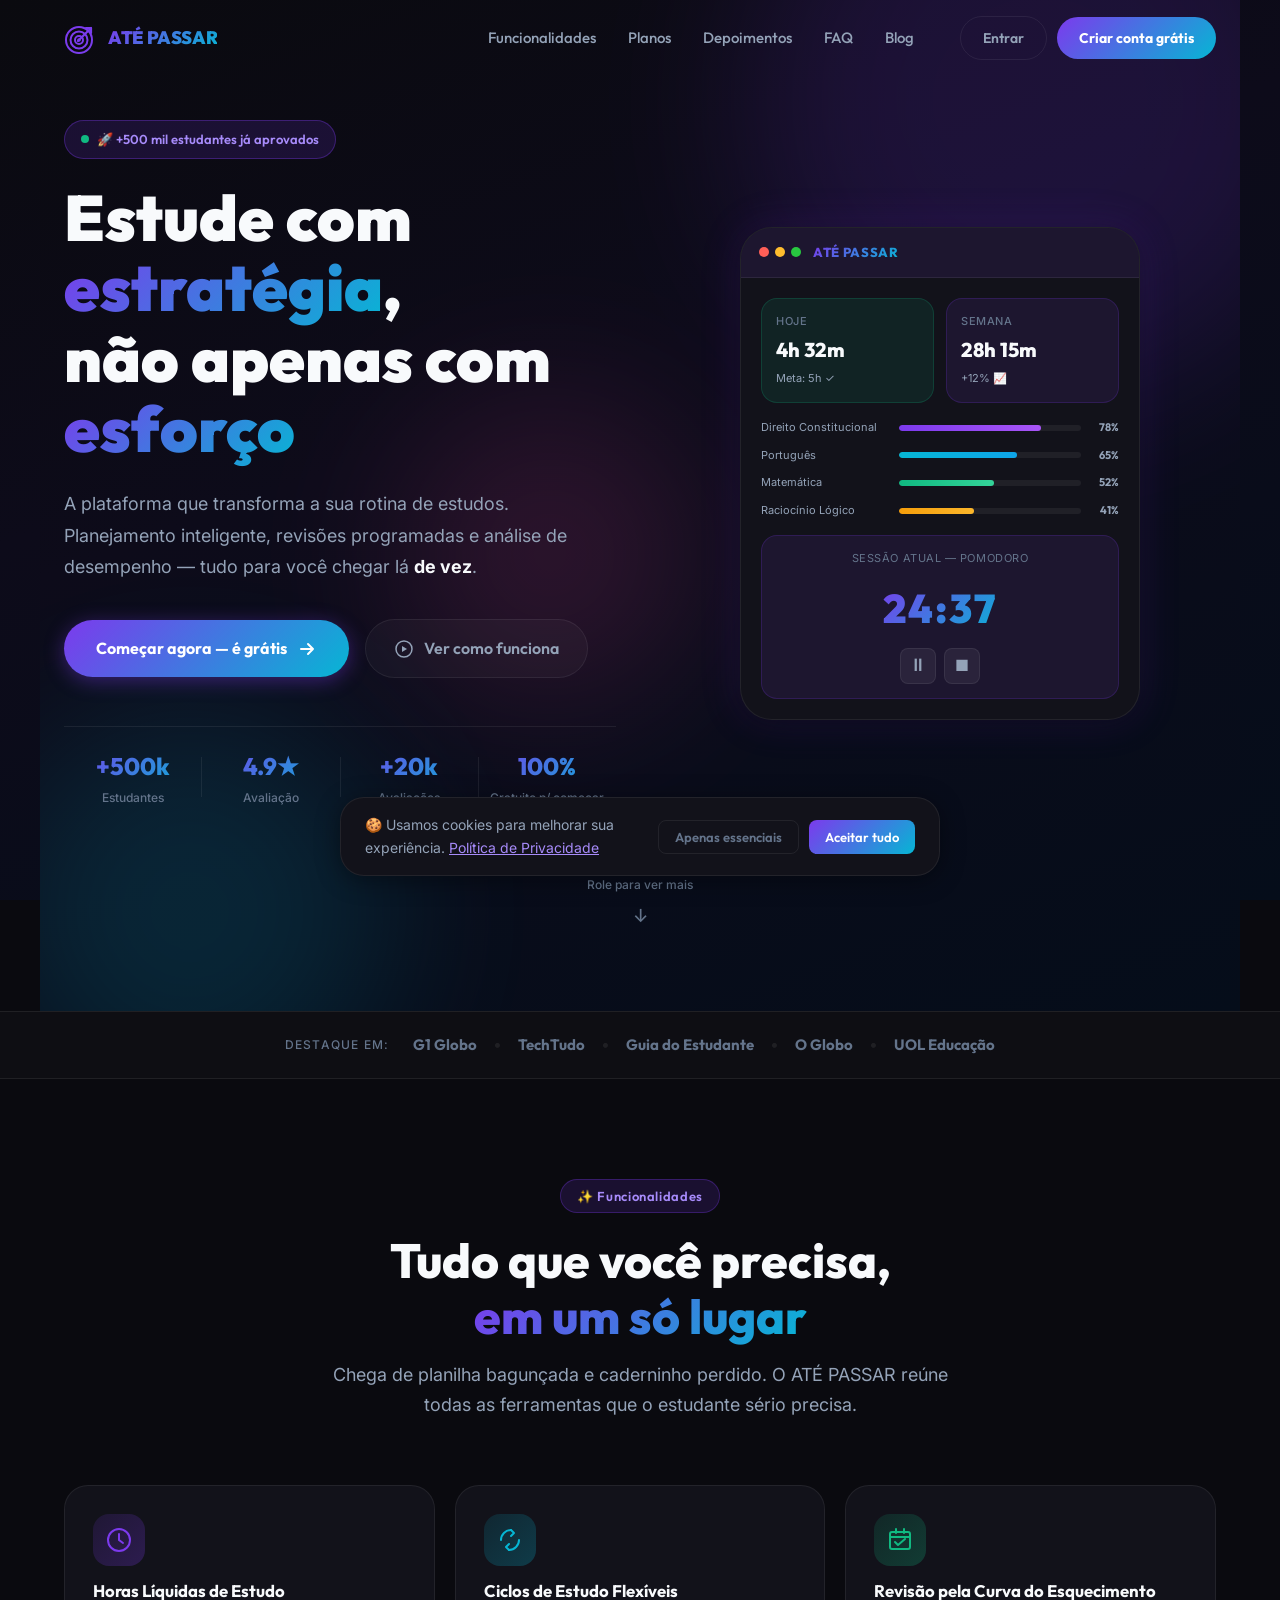
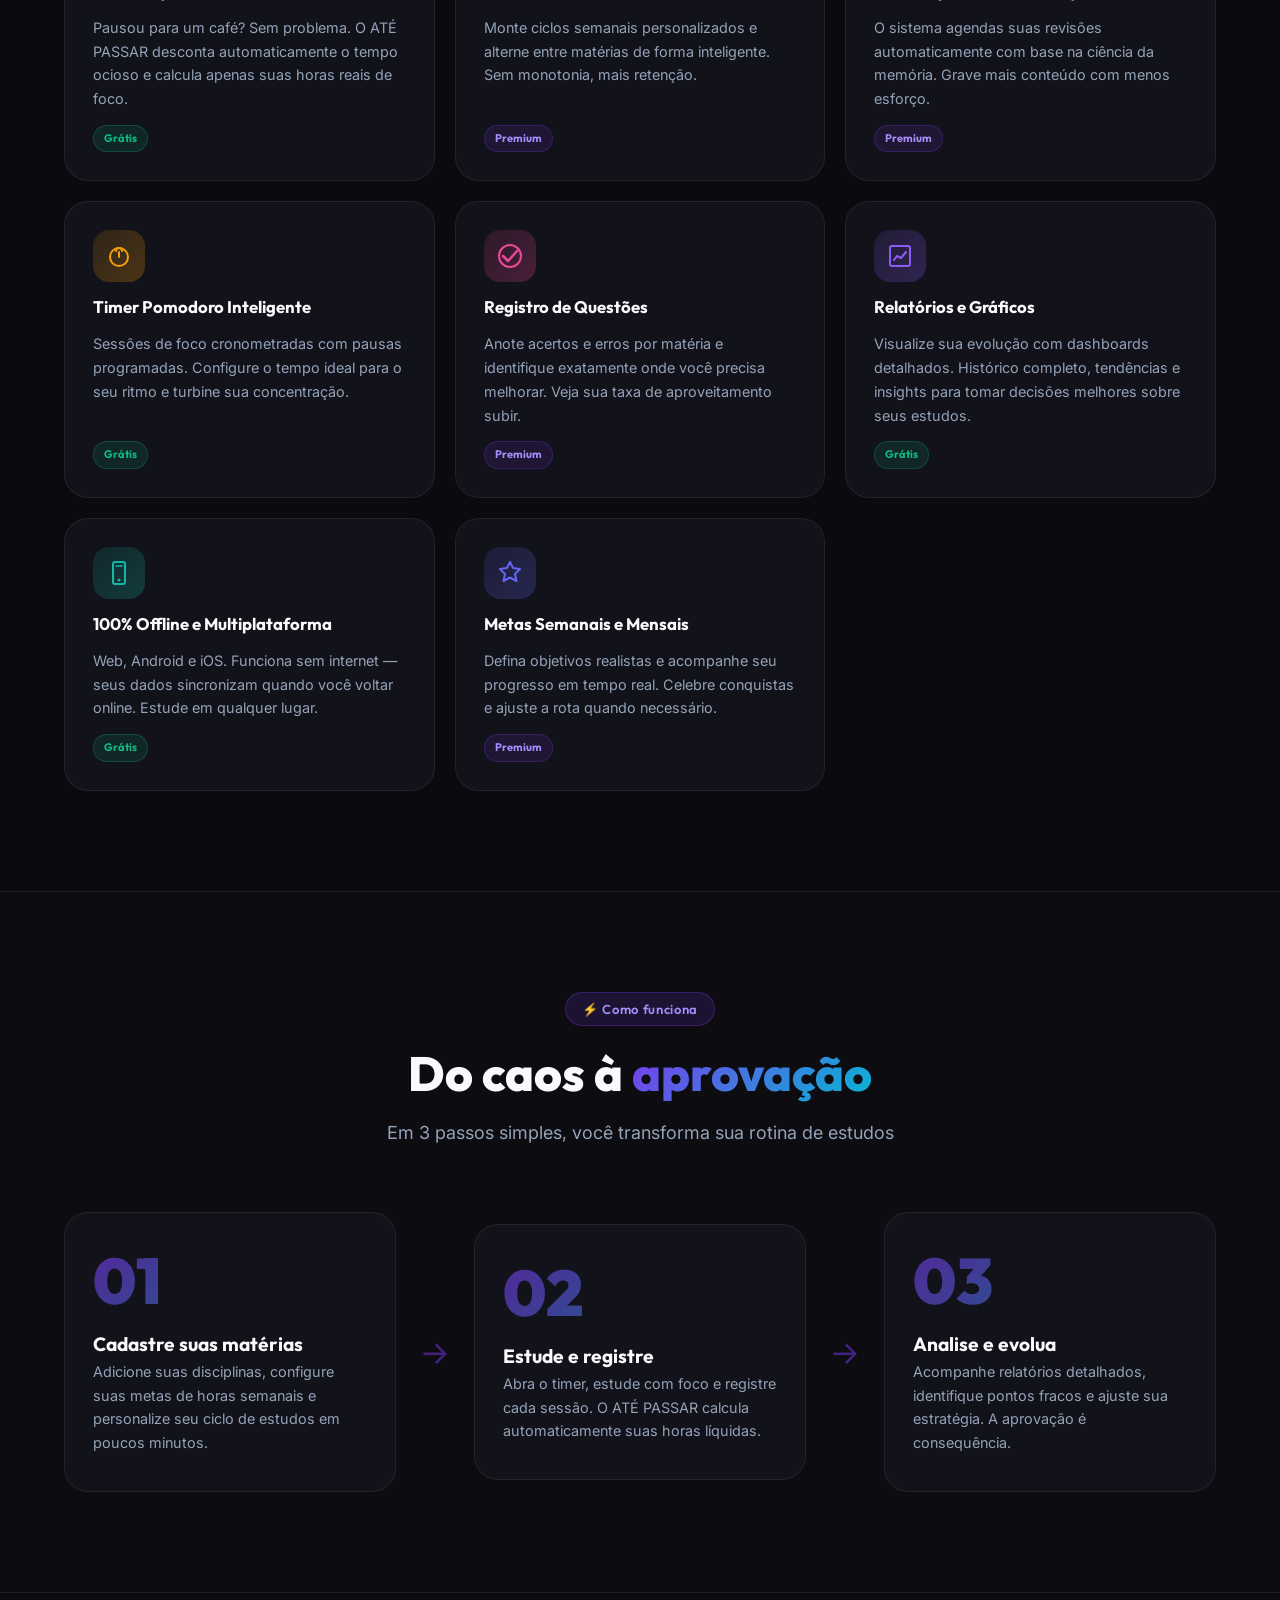
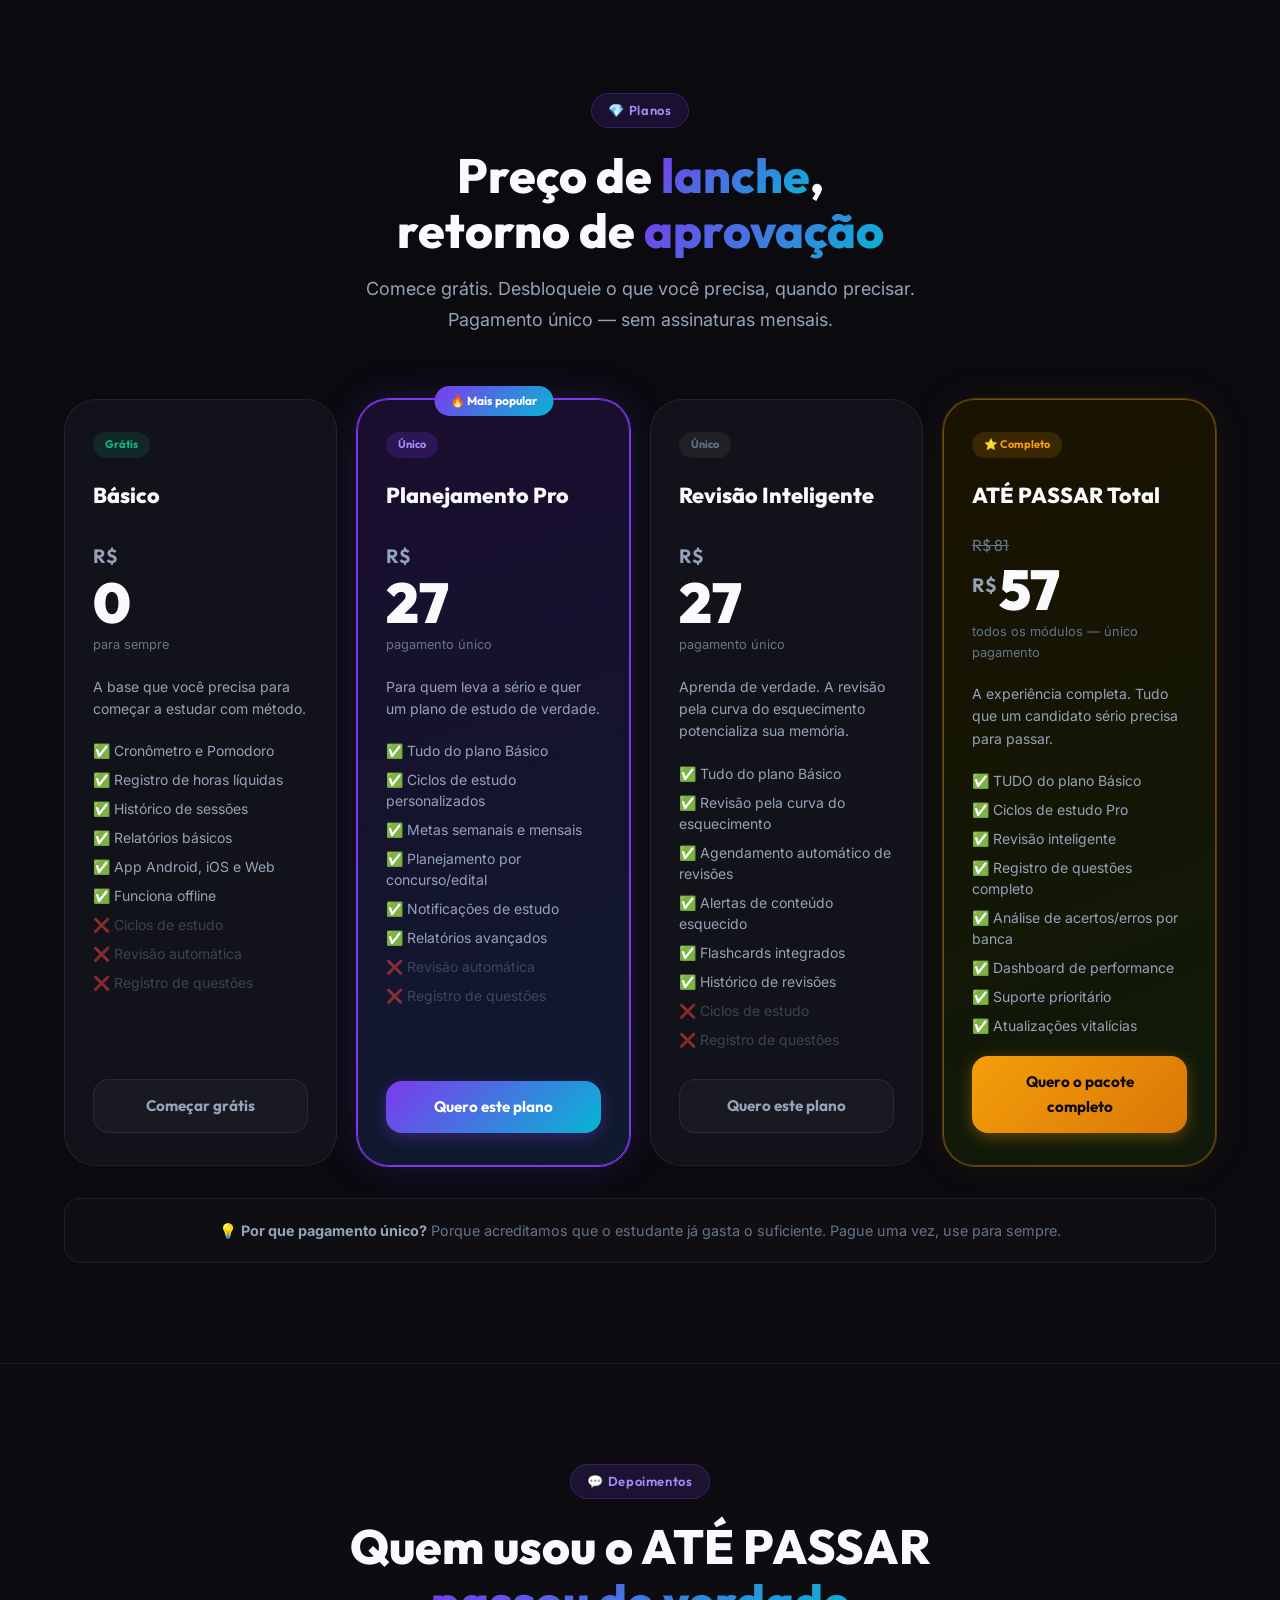
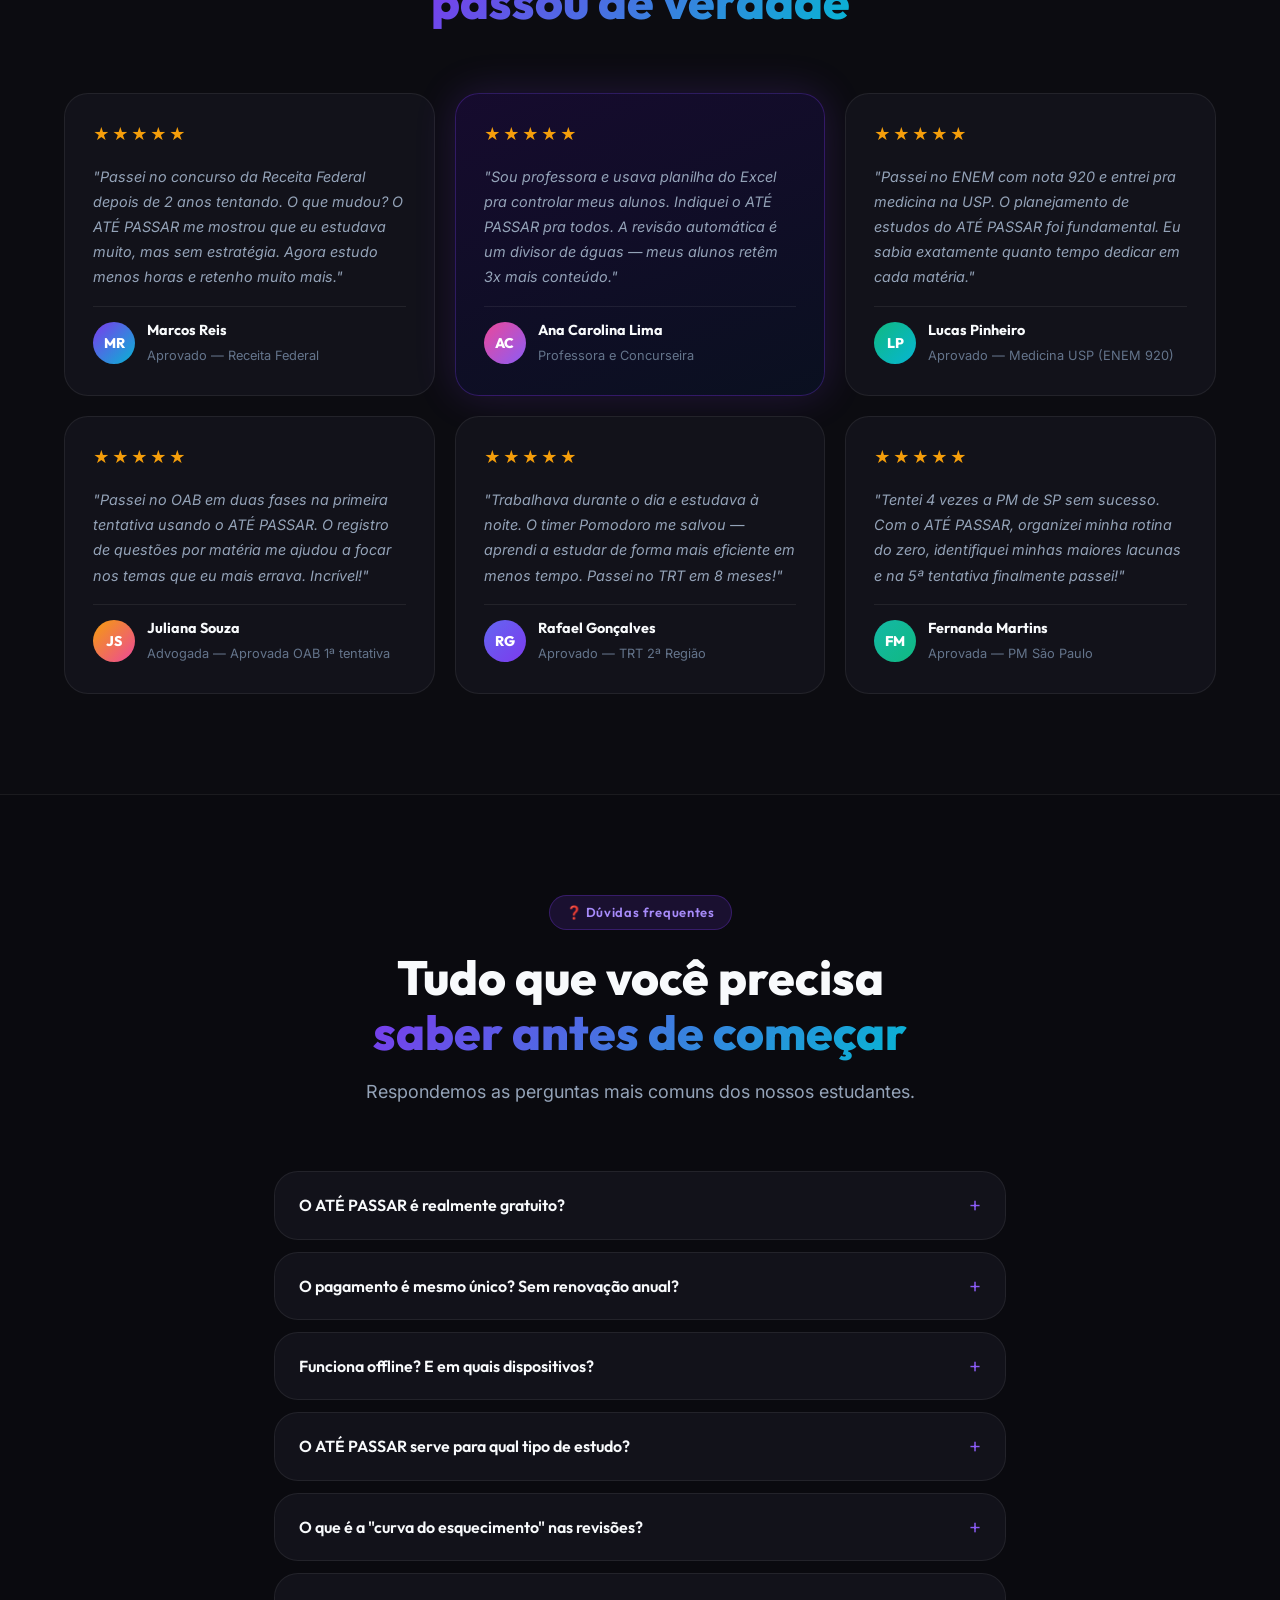
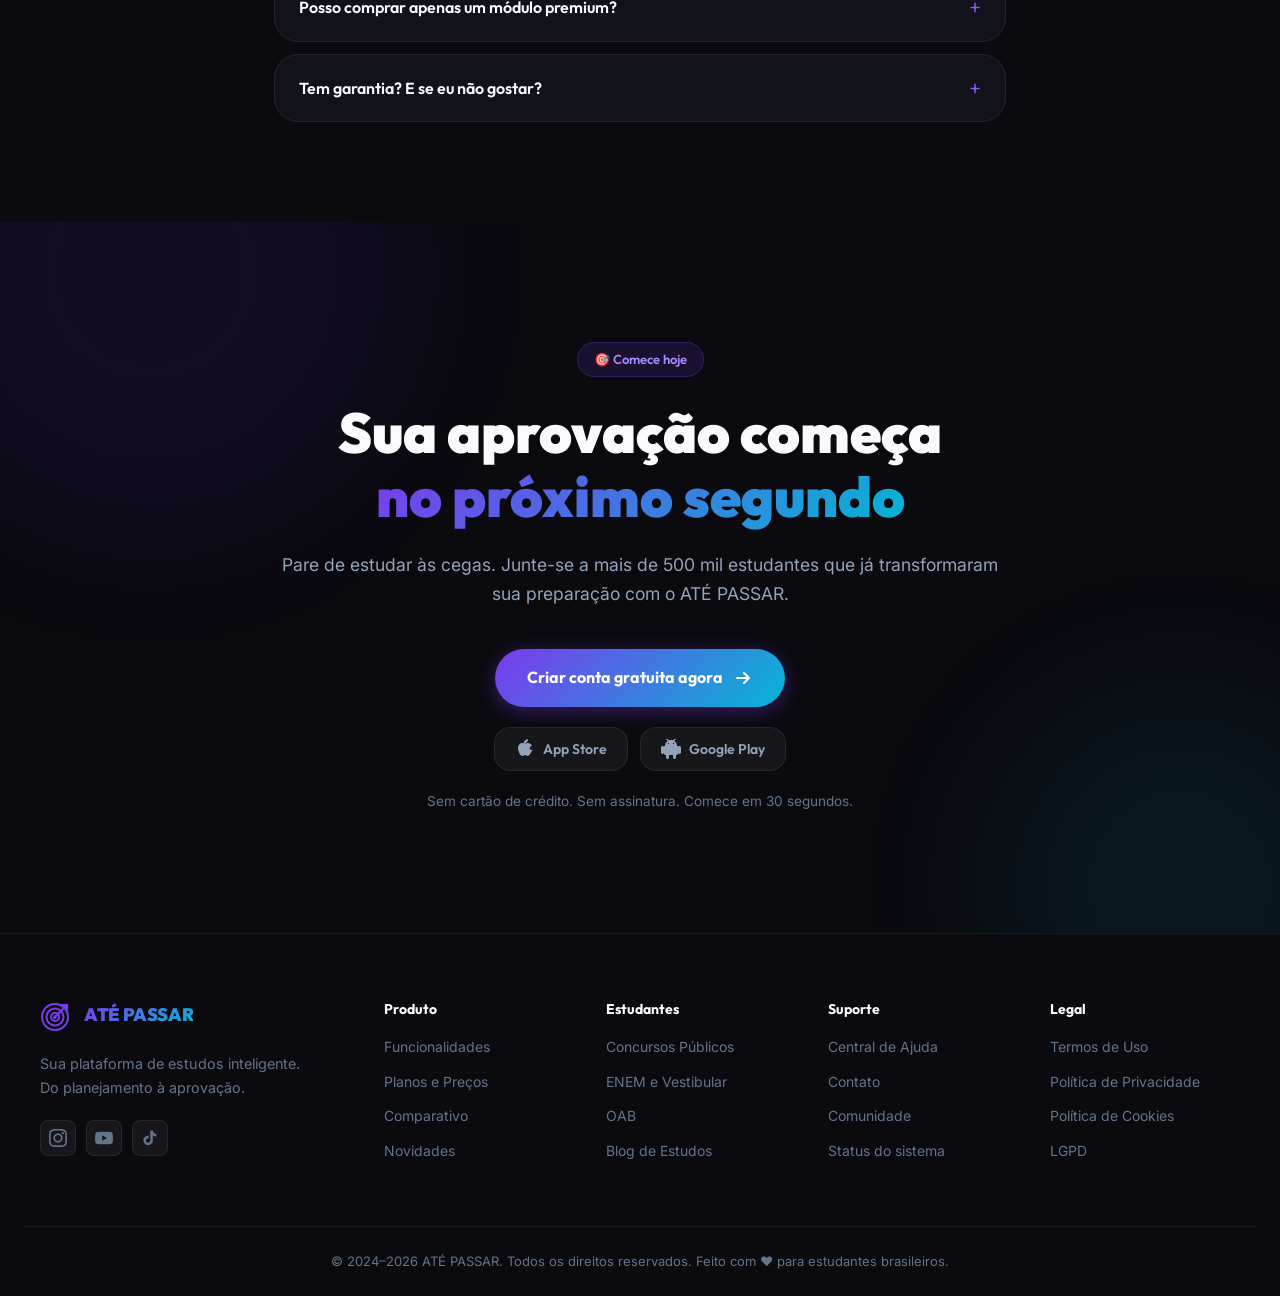
<file: index.html>
<!DOCTYPE html>
<html lang="pt-BR">
<head>
  <meta charset="UTF-8" />
  <meta name="viewport" content="width=device-width, initial-scale=1.0" />
  <title>ATÉ PASSAR – Sua plataforma de estudos inteligente</title>
  <meta name="description" content="ATÉ PASSAR: A plataforma de estudos que transforma sua rotina e te leva à aprovação. Organize, planeje e domine sua preparação para concursos, ENEM e vestibulares." />
  <link rel="preconnect" href="https://fonts.googleapis.com" />
  <link rel="preconnect" href="https://fonts.gstatic.com" crossorigin />
  <link href="https://fonts.googleapis.com/css2?family=Outfit:wght@300;400;500;600;700;800;900&family=Inter:wght@300;400;500;600&display=swap" rel="stylesheet" />
  <link rel="stylesheet" href="style.css" />
</head>
<body>

  <!-- NAVBAR -->
  <nav class="navbar" id="navbar">
    <div class="nav-container">
      <a href="#" class="nav-logo" id="nav-logo-link">
        <div class="logo-icon">
          <svg width="34" height="34" viewBox="0 0 34 34" fill="none" xmlns="http://www.w3.org/2000/svg">
            <defs>
              <linearGradient id="logoGrad" x1="0" y1="0" x2="34" y2="34">
                <stop offset="0%" stop-color="#7C3AED"/>
                <stop offset="100%" stop-color="#06B6D4"/>
              </linearGradient>
            </defs>
            <!-- Outer ring -->
            <circle cx="15" cy="19" r="13" stroke="url(#logoGrad)" stroke-width="2" fill="none"/>
            <!-- Middle ring -->
            <circle cx="15" cy="19" r="8.5" stroke="url(#logoGrad)" stroke-width="2" fill="none"/>
            <!-- Inner ring -->
            <circle cx="15" cy="19" r="4" stroke="url(#logoGrad)" stroke-width="2" fill="none"/>
            <!-- Bullseye center -->
            <circle cx="15" cy="19" r="1.8" fill="url(#logoGrad)"/>
            <!-- Arrow shaft -->
            <line x1="14" y1="20" x2="27" y2="7" stroke="url(#logoGrad)" stroke-width="2.2" stroke-linecap="round"/>
            <!-- Arrow head -->
            <path d="M27 7 L22 7 M27 7 L27 12" stroke="url(#logoGrad)" stroke-width="2.2" stroke-linecap="round" stroke-linejoin="round"/>
          </svg>
        </div>
        <span class="logo-text">ATÉ PASSAR</span>
      </a>
      <div class="nav-links" id="nav-links">
        <a href="#funcionalidades" class="nav-link" id="nav-funcionalidades">Funcionalidades</a>
        <a href="#planos" class="nav-link" id="nav-planos">Planos</a>
        <a href="#depoimentos" class="nav-link" id="nav-depoimentos">Depoimentos</a>
        <a href="#faq" class="nav-link" id="nav-faq">FAQ</a>
        <a href="#blog" class="nav-link" id="nav-blog">Blog</a>
      </div>
      <div class="nav-actions">
        <a href="app/login.html#login" class="btn-outline" id="btn-entrar">Entrar</a>
        <a href="app/login.html#cadastro" class="btn-primary" id="btn-cadastro-nav">Criar conta grátis</a>
      </div>
      <button class="hamburger" id="hamburger-btn" aria-label="Menu">
        <span></span><span></span><span></span>
      </button>
    </div>
  </nav>

  <!-- HERO SECTION -->
  <section class="hero" id="hero">
    <div class="hero-bg-orbs">
      <div class="orb orb-1"></div>
      <div class="orb orb-2"></div>
      <div class="orb orb-3"></div>
    </div>
    <div class="hero-container">
      <div class="hero-badge" id="hero-badge">
        <span class="badge-dot"></span>
        🚀 +500 mil estudantes já aprovados
      </div>
      <h1 class="hero-title" id="hero-title">
        Estude com <span class="gradient-text">estratégia</span>,<br/>
        não apenas com <span class="gradient-text">esforço</span>
      </h1>
      <p class="hero-subtitle" id="hero-subtitle">
        A plataforma que transforma a sua rotina de estudos. Planejamento inteligente, revisões programadas e análise de desempenho — tudo para você chegar lá <strong>de vez</strong>.
      </p>
      <div class="hero-ctas" id="hero-ctas">
        <a href="#cadastro" class="btn-hero-primary" id="btn-hero-cadastro">
          <span>Começar agora — é grátis</span>
          <svg width="20" height="20" viewBox="0 0 20 20" fill="none">
            <path d="M4 10H16M16 10L11 5M16 10L11 15" stroke="currentColor" stroke-width="2" stroke-linecap="round" stroke-linejoin="round"/>
          </svg>
        </a>
        <a href="#funcionalidades" class="btn-hero-secondary" id="btn-hero-ver">
          <svg width="20" height="20" viewBox="0 0 20 20" fill="none">
            <circle cx="10" cy="10" r="8" stroke="currentColor" stroke-width="1.5"/>
            <path d="M8 7L13 10L8 13V7Z" fill="currentColor"/>
          </svg>
          <span>Ver como funciona</span>
        </a>
      </div>
      <div class="hero-stats" id="hero-stats">
        <div class="stat-item">
          <span class="stat-num">+500k</span>
          <span class="stat-label">Estudantes</span>
        </div>
        <div class="stat-divider"></div>
        <div class="stat-item">
          <span class="stat-num">4.9★</span>
          <span class="stat-label">Avaliação</span>
        </div>
        <div class="stat-divider"></div>
        <div class="stat-item">
          <span class="stat-num">+20k</span>
          <span class="stat-label">Avaliações</span>
        </div>
        <div class="stat-divider"></div>
        <div class="stat-item">
          <span class="stat-num">100%</span>
          <span class="stat-label">Gratuito p/ começar</span>
        </div>
      </div>
    </div>
    <div class="hero-visual" id="hero-visual">
      <div class="app-mockup" id="app-mockup">
        <div class="mockup-header">
          <div class="mockup-dots">
            <span></span><span></span><span></span>
          </div>
          <span class="mockup-title">ATÉ PASSAR</span>
        </div>
        <div class="mockup-body">
          <div class="mockup-stats-row">
            <div class="mockup-card green">
              <span class="mc-label">Hoje</span>
              <span class="mc-value">4h 32m</span>
              <span class="mc-sub">Meta: 5h ✓</span>
            </div>
            <div class="mockup-card purple">
              <span class="mc-label">Semana</span>
              <span class="mc-value">28h 15m</span>
              <span class="mc-sub">+12% 📈</span>
            </div>
          </div>
          <div class="mockup-subjects">
            <div class="ms-item">
              <span class="ms-name">Direito Constitucional</span>
              <div class="ms-bar">
                <div class="ms-fill" style="width:78%; background: linear-gradient(90deg, #7C3AED, #A855F7)"></div>
              </div>
              <span class="ms-pct">78%</span>
            </div>
            <div class="ms-item">
              <span class="ms-name">Português</span>
              <div class="ms-bar">
                <div class="ms-fill" style="width:65%; background: linear-gradient(90deg, #06B6D4, #0EA5E9)"></div>
              </div>
              <span class="ms-pct">65%</span>
            </div>
            <div class="ms-item">
              <span class="ms-name">Matemática</span>
              <div class="ms-bar">
                <div class="ms-fill" style="width:52%; background: linear-gradient(90deg, #10B981, #34D399)"></div>
              </div>
              <span class="ms-pct">52%</span>
            </div>
            <div class="ms-item">
              <span class="ms-name">Raciocínio Lógico</span>
              <div class="ms-bar">
                <div class="ms-fill" style="width:41%; background: linear-gradient(90deg, #F59E0B, #FBB62B)"></div>
              </div>
              <span class="ms-pct">41%</span>
            </div>
          </div>
          <div class="mockup-session">
            <div class="session-label">Sessão atual — Pomodoro</div>
            <div class="session-timer">24:37</div>
            <div class="session-controls">
              <button class="sc-btn pause" id="mock-pause">⏸</button>
              <button class="sc-btn stop" id="mock-stop">⏹</button>
            </div>
          </div>
        </div>
      </div>
    </div>
    <div class="hero-scroll-indicator" id="hero-scroll">
      <span>Role para ver mais</span>
      <div class="scroll-arrow">↓</div>
    </div>
  </section>

  <!-- TRUSTED BY / SOCIAL PROOF BANNER -->
  <section class="trust-bar" id="trust-bar">
    <div class="trust-container">
      <span class="trust-label">Destaque em:</span>
      <div class="trust-logos">
        <span class="trust-logo" id="trust-g1">G1 Globo</span>
        <span class="trust-sep">•</span>
        <span class="trust-logo" id="trust-techtudo">TechTudo</span>
        <span class="trust-sep">•</span>
        <span class="trust-logo" id="trust-guia">Guia do Estudante</span>
        <span class="trust-sep">•</span>
        <span class="trust-logo" id="trust-oglobo">O Globo</span>
        <span class="trust-sep">•</span>
        <span class="trust-logo" id="trust-uol">UOL Educação</span>
      </div>
    </div>
  </section>

  <!-- FEATURES INTRO -->
  <section class="features-intro" id="funcionalidades">
    <div class="section-container">
      <div class="section-tag">✨ Funcionalidades</div>
      <h2 class="section-title">Tudo que você precisa,<br/><span class="gradient-text">em um só lugar</span></h2>
      <p class="section-subtitle">Chega de planilha bagunçada e caderninho perdido. O ATÉ PASSAR reúne todas as ferramentas que o estudante sério precisa.</p>
    </div>
    <div class="features-grid" id="features-grid">
      <div class="feature-card" id="feat-horas">
        <div class="feat-icon" style="background: linear-gradient(135deg, #7C3AED20, #7C3AED40)">
          <svg width="28" height="28" viewBox="0 0 28 28" fill="none">
            <circle cx="14" cy="14" r="11" stroke="#7C3AED" stroke-width="2"/>
            <path d="M14 8V14L18 17" stroke="#7C3AED" stroke-width="2" stroke-linecap="round"/>
          </svg>
        </div>
        <h3 class="feat-title">Horas Líquidas de Estudo</h3>
        <p class="feat-desc">Pausou para um café? Sem problema. O ATÉ PASSAR desconta automaticamente o tempo ocioso e calcula apenas suas horas reais de foco.</p>
        <span class="feat-tag">Grátis</span>
      </div>
      <div class="feature-card" id="feat-ciclo">
        <div class="feat-icon" style="background: linear-gradient(135deg, #06B6D420, #06B6D440)">
          <svg width="28" height="28" viewBox="0 0 28 28" fill="none">
            <path d="M5 14 C5 8.477 9.477 4 15 4" stroke="#06B6D4" stroke-width="2" stroke-linecap="round"/>
            <path d="M23 14 C23 19.523 18.523 24 13 24" stroke="#06B6D4" stroke-width="2" stroke-linecap="round"/>
            <path d="M15 4 L18 7 L15 10" stroke="#06B6D4" stroke-width="2" stroke-linecap="round" stroke-linejoin="round"/>
            <path d="M13 24 L10 21 L13 18" stroke="#06B6D4" stroke-width="2" stroke-linecap="round" stroke-linejoin="round"/>
          </svg>
        </div>
        <h3 class="feat-title">Ciclos de Estudo Flexíveis</h3>
        <p class="feat-desc">Monte ciclos semanais personalizados e alterne entre matérias de forma inteligente. Sem monotonia, mais retenção.</p>
        <span class="feat-tag premium">Premium</span>
      </div>
      <div class="feature-card" id="feat-revisao">
        <div class="feat-icon" style="background: linear-gradient(135deg, #10B98120, #10B98140)">
          <svg width="28" height="28" viewBox="0 0 28 28" fill="none">
            <rect x="4" y="6" width="20" height="17" rx="2" stroke="#10B981" stroke-width="2"/>
            <path d="M4 11H24" stroke="#10B981" stroke-width="2"/>
            <path d="M10 3V7M18 3V7" stroke="#10B981" stroke-width="2" stroke-linecap="round"/>
            <path d="M9 16L12 19L19 13" stroke="#10B981" stroke-width="2" stroke-linecap="round" stroke-linejoin="round"/>
          </svg>
        </div>
        <h3 class="feat-title">Revisão pela Curva do Esquecimento</h3>
        <p class="feat-desc">O sistema agendas suas revisões automaticamente com base na ciência da memória. Grave mais conteúdo com menos esforço.</p>
        <span class="feat-tag premium">Premium</span>
      </div>
      <div class="feature-card" id="feat-pomodoro">
        <div class="feat-icon" style="background: linear-gradient(135deg, #F59E0B20, #F59E0B40)">
          <svg width="28" height="28" viewBox="0 0 28 28" fill="none">
            <circle cx="14" cy="15" r="9" stroke="#F59E0B" stroke-width="2"/>
            <path d="M11 9 C11 7.343 12.343 6 14 6 C15.657 6 17 7.343 17 9" stroke="#F59E0B" stroke-width="2" stroke-linecap="round"/>
            <path d="M14 10V15" stroke="#F59E0B" stroke-width="2" stroke-linecap="round"/>
          </svg>
        </div>
        <h3 class="feat-title">Timer Pomodoro Inteligente</h3>
        <p class="feat-desc">Sessões de foco cronometradas com pausas programadas. Configure o tempo ideal para o seu ritmo e turbine sua concentração.</p>
        <span class="feat-tag">Grátis</span>
      </div>
      <div class="feature-card" id="feat-questoes">
        <div class="feat-icon" style="background: linear-gradient(135deg, #EC489920, #EC489940)">
          <svg width="28" height="28" viewBox="0 0 28 28" fill="none">
            <path d="M7 14 L12 19 L21 9" stroke="#EC4899" stroke-width="2.5" stroke-linecap="round" stroke-linejoin="round"/>
            <circle cx="14" cy="14" r="11" stroke="#EC4899" stroke-width="2"/>
          </svg>
        </div>
        <h3 class="feat-title">Registro de Questões</h3>
        <p class="feat-desc">Anote acertos e erros por matéria e identifique exatamente onde você precisa melhorar. Veja sua taxa de aproveitamento subir.</p>
        <span class="feat-tag premium">Premium</span>
      </div>
      <div class="feature-card" id="feat-relatorio">
        <div class="feat-icon" style="background: linear-gradient(135deg, #8B5CF620, #8B5CF640)">
          <svg width="28" height="28" viewBox="0 0 28 28" fill="none">
            <rect x="4" y="4" width="20" height="20" rx="2" stroke="#8B5CF6" stroke-width="2"/>
            <path d="M8 18 L11 14 L15 16 L20 10" stroke="#8B5CF6" stroke-width="2" stroke-linecap="round" stroke-linejoin="round"/>
          </svg>
        </div>
        <h3 class="feat-title">Relatórios e Gráficos</h3>
        <p class="feat-desc">Visualize sua evolução com dashboards detalhados. Histórico completo, tendências e insights para tomar decisões melhores sobre seus estudos.</p>
        <span class="feat-tag">Grátis</span>
      </div>
      <div class="feature-card" id="feat-offline">
        <div class="feat-icon" style="background: linear-gradient(135deg, #14B8A620, #14B8A640)">
          <svg width="28" height="28" viewBox="0 0 28 28" fill="none">
            <rect x="8" y="3" width="12" height="22" rx="2" stroke="#14B8A6" stroke-width="2"/>
            <circle cx="14" cy="21" r="1.5" fill="#14B8A6"/>
            <path d="M11 7H17" stroke="#14B8A6" stroke-width="1.5" stroke-linecap="round"/>
          </svg>
        </div>
        <h3 class="feat-title">100% Offline e Multiplataforma</h3>
        <p class="feat-desc">Web, Android e iOS. Funciona sem internet — seus dados sincronizam quando você voltar online. Estude em qualquer lugar.</p>
        <span class="feat-tag">Grátis</span>
      </div>
      <div class="feature-card" id="feat-metas">
        <div class="feat-icon" style="background: linear-gradient(135deg, #6366F120, #6366F140)">
          <svg width="28" height="28" viewBox="0 0 28 28" fill="none">
            <path d="M14 3 L17 9 L24 10 L19 15 L20.5 22 L14 18.5 L7.5 22 L9 15 L4 10 L11 9 Z" stroke="#6366F1" stroke-width="2" stroke-linejoin="round"/>
          </svg>
        </div>
        <h3 class="feat-title">Metas Semanais e Mensais</h3>
        <p class="feat-desc">Defina objetivos realistas e acompanhe seu progresso em tempo real. Celebre conquistas e ajuste a rota quando necessário.</p>
        <span class="feat-tag premium">Premium</span>
      </div>
    </div>
  </section>

  <!-- HOW IT WORKS -->
  <section class="how-it-works" id="como-funciona">
    <div class="section-container">
      <div class="section-tag">⚡ Como funciona</div>
      <h2 class="section-title">Do caos à <span class="gradient-text">aprovação</span></h2>
      <p class="section-subtitle">Em 3 passos simples, você transforma sua rotina de estudos</p>
    </div>
    <div class="steps-container" id="steps-container">
      <div class="step-card" id="step-1">
        <div class="step-number">01</div>
        <div class="step-content">
          <h3 class="step-title">Cadastre suas matérias</h3>
          <p class="step-desc">Adicione suas disciplinas, configure suas metas de horas semanais e personalize seu ciclo de estudos em poucos minutos.</p>
        </div>
      </div>
      <div class="step-arrow">→</div>
      <div class="step-card" id="step-2">
        <div class="step-number">02</div>
        <div class="step-content">
          <h3 class="step-title">Estude e registre</h3>
          <p class="step-desc">Abra o timer, estude com foco e registre cada sessão. O ATÉ PASSAR calcula automaticamente suas horas líquidas.</p>
        </div>
      </div>
      <div class="step-arrow">→</div>
      <div class="step-card" id="step-3">
        <div class="step-number">03</div>
        <div class="step-content">
          <h3 class="step-title">Analise e evolua</h3>
          <p class="step-desc">Acompanhe relatórios detalhados, identifique pontos fracos e ajuste sua estratégia. A aprovação é consequência.</p>
        </div>
      </div>
    </div>
  </section>

  <!-- PLANOS / PRICING -->
  <section class="pricing" id="planos">
    <div class="section-container">
      <div class="section-tag">💎 Planos</div>
      <h2 class="section-title">Preço de <span class="gradient-text">lanche</span>,<br/>retorno de <span class="gradient-text">aprovação</span></h2>
      <p class="section-subtitle">Comece grátis. Desbloqueie o que você precisa, quando precisar. Pagamento único — sem assinaturas mensais.</p>
    </div>
    <div class="pricing-grid" id="pricing-grid">

      <!-- FREE -->
      <div class="pricing-card" id="plan-free">
        <div class="plan-badge free">Grátis</div>
        <h3 class="plan-name">Básico</h3>
        <div class="plan-price">
          <span class="price-currency">R$</span>
          <span class="price-amount">0</span>
          <span class="price-period">para sempre</span>
        </div>
        <p class="plan-desc">A base que você precisa para começar a estudar com método.</p>
        <ul class="plan-features" id="plan-free-features">
          <li class="pf-item included">✅ Cronômetro e Pomodoro</li>
          <li class="pf-item included">✅ Registro de horas líquidas</li>
          <li class="pf-item included">✅ Histórico de sessões</li>
          <li class="pf-item included">✅ Relatórios básicos</li>
          <li class="pf-item included">✅ App Android, iOS e Web</li>
          <li class="pf-item included">✅ Funciona offline</li>
          <li class="pf-item excluded">❌ Ciclos de estudo</li>
          <li class="pf-item excluded">❌ Revisão automática</li>
          <li class="pf-item excluded">❌ Registro de questões</li>
        </ul>
        <a href="#cadastro" class="plan-cta outline" id="btn-plan-free">Começar grátis</a>
      </div>

      <!-- PLANNING -->
      <div class="pricing-card featured" id="plan-ciclo">
        <div class="plan-popular-tag">🔥 Mais popular</div>
        <div class="plan-badge featured-badge">Único</div>
        <h3 class="plan-name">Planejamento Pro</h3>
        <div class="plan-price">
          <span class="price-currency">R$</span>
          <span class="price-amount">27</span>
          <span class="price-period">pagamento único</span>
        </div>
        <p class="plan-desc">Para quem leva a sério e quer um plano de estudo de verdade.</p>
        <ul class="plan-features" id="plan-ciclo-features">
          <li class="pf-item included">✅ Tudo do plano Básico</li>
          <li class="pf-item included">✅ Ciclos de estudo personalizados</li>
          <li class="pf-item included">✅ Metas semanais e mensais</li>
          <li class="pf-item included">✅ Planejamento por concurso/edital</li>
          <li class="pf-item included">✅ Notificações de estudo</li>
          <li class="pf-item included">✅ Relatórios avançados</li>
          <li class="pf-item excluded">❌ Revisão automática</li>
          <li class="pf-item excluded">❌ Registro de questões</li>
        </ul>
        <a href="#cadastro" class="plan-cta primary" id="btn-plan-ciclo">Quero este plano</a>
      </div>

      <!-- REVISION -->
      <div class="pricing-card" id="plan-revisao">
        <div class="plan-badge">Único</div>
        <h3 class="plan-name">Revisão Inteligente</h3>
        <div class="plan-price">
          <span class="price-currency">R$</span>
          <span class="price-amount">27</span>
          <span class="price-period">pagamento único</span>
        </div>
        <p class="plan-desc">Aprenda de verdade. A revisão pela curva do esquecimento potencializa sua memória.</p>
        <ul class="plan-features" id="plan-revisao-features">
          <li class="pf-item included">✅ Tudo do plano Básico</li>
          <li class="pf-item included">✅ Revisão pela curva do esquecimento</li>
          <li class="pf-item included">✅ Agendamento automático de revisões</li>
          <li class="pf-item included">✅ Alertas de conteúdo esquecido</li>
          <li class="pf-item included">✅ Flashcards integrados</li>
          <li class="pf-item included">✅ Histórico de revisões</li>
          <li class="pf-item excluded">❌ Ciclos de estudo</li>
          <li class="pf-item excluded">❌ Registro de questões</li>
        </ul>
        <a href="#cadastro" class="plan-cta outline" id="btn-plan-revisao">Quero este plano</a>
      </div>

      <!-- FULL -->
      <div class="pricing-card gold" id="plan-full">
        <div class="plan-badge gold-badge">⭐ Completo</div>
        <h3 class="plan-name">ATÉ PASSAR Total</h3>
        <div class="plan-price">
          <span class="price-strike">R$ 81</span>
          <div class="price-row">
            <span class="price-currency">R$</span>
            <span class="price-amount">57</span>
          </div>
          <span class="price-period">todos os módulos — único pagamento</span>
        </div>
        <p class="plan-desc">A experiência completa. Tudo que um candidato sério precisa para passar.</p>
        <ul class="plan-features" id="plan-full-features">
          <li class="pf-item included">✅ TUDO do plano Básico</li>
          <li class="pf-item included">✅ Ciclos de estudo Pro</li>
          <li class="pf-item included">✅ Revisão inteligente</li>
          <li class="pf-item included">✅ Registro de questões completo</li>
          <li class="pf-item included">✅ Análise de acertos/erros por banca</li>
          <li class="pf-item included">✅ Dashboard de performance</li>
          <li class="pf-item included">✅ Suporte prioritário</li>
          <li class="pf-item included">✅ Atualizações vitalícias</li>
        </ul>
        <a href="#cadastro" class="plan-cta gold-cta" id="btn-plan-full">Quero o pacote completo</a>
      </div>

    </div>
    <p class="pricing-note" id="pricing-note">💡 <strong>Por que pagamento único?</strong> Porque acreditamos que o estudante já gasta o suficiente. Pague uma vez, use para sempre.</p>
  </section>

  <!-- TESTIMONIALS -->
  <section class="testimonials" id="depoimentos">
    <div class="section-container">
      <div class="section-tag">💬 Depoimentos</div>
      <h2 class="section-title">Quem usou o ATÉ PASSAR<br/><span class="gradient-text">passou de verdade</span></h2>
    </div>
    <div class="testimonials-grid" id="testimonials-grid">
      <div class="testi-card" id="testi-1">
        <div class="testi-stars">★★★★★</div>
        <p class="testi-text">"Passei no concurso da Receita Federal depois de 2 anos tentando. O que mudou? O ATÉ PASSAR me mostrou que eu estudava muito, mas sem estratégia. Agora estudo menos horas e retenho muito mais."</p>
        <div class="testi-author">
          <div class="testi-avatar" style="background: linear-gradient(135deg, #7C3AED, #06B6D4)">MR</div>
          <div>
            <strong>Marcos Reis</strong>
            <span>Aprovado — Receita Federal</span>
          </div>
        </div>
      </div>
      <div class="testi-card featured" id="testi-2">
        <div class="testi-stars">★★★★★</div>
        <p class="testi-text">"Sou professora e usava planilha do Excel pra controlar meus alunos. Indiquei o ATÉ PASSAR pra todos. A revisão automática é um divisor de águas — meus alunos retêm 3x mais conteúdo."</p>
        <div class="testi-author">
          <div class="testi-avatar" style="background: linear-gradient(135deg, #EC4899, #8B5CF6)">AC</div>
          <div>
            <strong>Ana Carolina Lima</strong>
            <span>Professora e Concurseira</span>
          </div>
        </div>
      </div>
      <div class="testi-card" id="testi-3">
        <div class="testi-stars">★★★★★</div>
        <p class="testi-text">"Passei no ENEM com nota 920 e entrei pra medicina na USP. O planejamento de estudos do ATÉ PASSAR foi fundamental. Eu sabia exatamente quanto tempo dedicar em cada matéria."</p>
        <div class="testi-author">
          <div class="testi-avatar" style="background: linear-gradient(135deg, #10B981, #06B6D4)">LP</div>
          <div>
            <strong>Lucas Pinheiro</strong>
            <span>Aprovado — Medicina USP (ENEM 920)</span>
          </div>
        </div>
      </div>
      <div class="testi-card" id="testi-4">
        <div class="testi-stars">★★★★★</div>
        <p class="testi-text">"Passei no OAB em duas fases na primeira tentativa usando o ATÉ PASSAR. O registro de questões por matéria me ajudou a focar nos temas que eu mais errava. Incrível!"</p>
        <div class="testi-author">
          <div class="testi-avatar" style="background: linear-gradient(135deg, #F59E0B, #EC4899)">JS</div>
          <div>
            <strong>Juliana Souza</strong>
            <span>Advogada — Aprovada OAB 1ª tentativa</span>
          </div>
        </div>
      </div>
      <div class="testi-card" id="testi-5">
        <div class="testi-stars">★★★★★</div>
        <p class="testi-text">"Trabalhava durante o dia e estudava à noite. O timer Pomodoro me salvou — aprendi a estudar de forma mais eficiente em menos tempo. Passei no TRT em 8 meses!"</p>
        <div class="testi-author">
          <div class="testi-avatar" style="background: linear-gradient(135deg, #6366F1, #7C3AED)">RG</div>
          <div>
            <strong>Rafael Gonçalves</strong>
            <span>Aprovado — TRT 2ª Região</span>
          </div>
        </div>
      </div>
      <div class="testi-card" id="testi-6">
        <div class="testi-stars">★★★★★</div>
        <p class="testi-text">"Tentei 4 vezes a PM de SP sem sucesso. Com o ATÉ PASSAR, organizei minha rotina do zero, identifiquei minhas maiores lacunas e na 5ª tentativa finalmente passei!"</p>
        <div class="testi-author">
          <div class="testi-avatar" style="background: linear-gradient(135deg, #14B8A6, #10B981)">FM</div>
          <div>
            <strong>Fernanda Martins</strong>
            <span>Aprovada — PM São Paulo</span>
          </div>
        </div>
      </div>
    </div>
  </section>

  <!-- FAQ SECTION -->
  <section class="faq-section" id="faq">
    <div class="section-container">
      <div class="section-tag">❓ Dúvidas frequentes</div>
      <h2 class="section-title">Tudo que você precisa<br/><span class="gradient-text">saber antes de começar</span></h2>
      <p class="section-subtitle">Respondemos as perguntas mais comuns dos nossos estudantes.</p>
    </div>
    <div class="faq-container" id="faq-container">

      <div class="faq-item" id="faq-1">
        <button class="faq-question" id="faq-q1" aria-expanded="false">
          <span>O ATÉ PASSAR é realmente gratuito?</span>
          <span class="faq-icon">+</span>
        </button>
        <div class="faq-answer">
          <p>Sim! O plano Básico é totalmente gratuito e não tem prazo de expiração. Você pode usar o cronômetro, o Pomodoro, o registro de horas líquidas e os relatórios básicos sem pagar nada. Os módulos premium (Planejamento, Revisão e Questões) são opcionais e têm preço único — sem mensalidade.</p>
        </div>
      </div>

      <div class="faq-item" id="faq-2">
        <button class="faq-question" id="faq-q2" aria-expanded="false">
          <span>O pagamento é mesmo único? Sem renovação anual?</span>
          <span class="faq-icon">+</span>
        </button>
        <div class="faq-answer">
          <p>Isso mesmo. Você paga uma vez e tem acesso para sempre, incluindo todas as atualizações futuras do módulo adquirido. Acreditamos que o estudante já gasta muito com cursos e materiais — não faz sentido cobrar mensalidade por uma ferramenta de gestão.</p>
        </div>
      </div>

      <div class="faq-item" id="faq-3">
        <button class="faq-question" id="faq-q3" aria-expanded="false">
          <span>Funciona offline? E em quais dispositivos?</span>
          <span class="faq-icon">+</span>
        </button>
        <div class="faq-answer">
          <p>O ATÉ PASSAR funciona no <strong>navegador web</strong>, <strong>Android</strong> e <strong>iOS</strong>. Todos os dados ficam salvos localmente e sincronizam automaticamente quando você tiver conexão. Você pode estudar em qualquer lugar, mesmo sem internet.</p>
        </div>
      </div>

      <div class="faq-item" id="faq-4">
        <button class="faq-question" id="faq-q4" aria-expanded="false">
          <span>O ATÉ PASSAR serve para qual tipo de estudo?</span>
          <span class="faq-icon">+</span>
        </button>
        <div class="faq-answer">
          <p>Para qualquer tipo! A plataforma foi pensada especialmente para <strong>concursos públicos</strong>, <strong>ENEM</strong>, <strong>vestibulares</strong>, <strong>OAB</strong>, <strong>residências médicas</strong> e qualquer preparação que exija método e consistência. O sistema é flexível o suficiente para se adaptar ao seu edital e objetivo.</p>
        </div>
      </div>

      <div class="faq-item" id="faq-5">
        <button class="faq-question" id="faq-q5" aria-expanded="false">
          <span>O que é a "curva do esquecimento" nas revisões?</span>
          <span class="faq-icon">+</span>
        </button>
        <div class="faq-answer">
          <p>É uma teoria científica do psicólogo Hermann Ebbinghaus que mostra que esquecemos a maior parte do que aprendemos em poucos dias, a menos que revisemos no momento certo. O módulo de Revisão Inteligente do ATÉ PASSAR agenda automaticamente suas revisões nos intervalos ideais (1, 3, 7, 15 e 30 dias), maximizando a retenção com menos esforço.</p>
        </div>
      </div>

      <div class="faq-item" id="faq-6">
        <button class="faq-question" id="faq-q6" aria-expanded="false">
          <span>Posso comprar apenas um módulo premium?</span>
          <span class="faq-icon">+</span>
        </button>
        <div class="faq-answer">
          <p>Sim! Cada módulo é vendido separadamente por R$27. Você escolhe o que faz mais sentido para o seu momento de preparação. Ou, se quiser o pacote completo (Planejamento + Revisão + Questões), você paga R$57 e economiza R$24 em relação à compra individual.</p>
        </div>
      </div>

      <div class="faq-item" id="faq-7">
        <button class="faq-question" id="faq-q7" aria-expanded="false">
          <span>Tem garantia? E se eu não gostar?</span>
          <span class="faq-icon">+</span>
        </button>
        <div class="faq-answer">
          <p>Temos <strong>7 dias de garantia</strong> incondicional para qualquer módulo pago. Se por qualquer motivo você não ficar satisfeito, devolvemos 100% do seu dinheiro, sem perguntas. O risco é todo nosso.</p>
        </div>
      </div>

    </div>
  </section>

  <!-- CTA SECTION -->
  <section class="cta-section" id="cta-section">
    <div class="cta-orbs">
      <div class="cta-orb cta-orb-1"></div>
      <div class="cta-orb cta-orb-2"></div>
    </div>
    <div class="cta-container">
      <div class="cta-badge">🎯 Comece hoje</div>
      <h2 class="cta-title" id="cta-title">Sua aprovação começa<br/><span class="gradient-text">no próximo segundo</span></h2>
      <p class="cta-subtitle" id="cta-subtitle">Pare de estudar às cegas. Junte-se a mais de 500 mil estudantes que já transformaram sua preparação com o ATÉ PASSAR.</p>
      <div class="cta-buttons" id="cta-buttons">
        <a href="#cadastro" class="btn-hero-primary" id="btn-cta-primary">
          <span>Criar conta gratuita agora</span>
          <svg width="20" height="20" viewBox="0 0 20 20" fill="none">
            <path d="M4 10H16M16 10L11 5M16 10L11 15" stroke="currentColor" stroke-width="2" stroke-linecap="round" stroke-linejoin="round"/>
          </svg>
        </a>
        <div class="cta-app-links" id="cta-app-links">
          <a href="#" class="app-store-btn" id="btn-ios">
            <svg width="20" height="20" viewBox="0 0 20 20" fill="currentColor"><path d="M14.5 10.5C14.5 8.5 15.8 7.3 17 6.5C16 5 14.5 4 13 4C11.7 4 11 4.8 10 4.8C9 4.8 8.1 4 7 4C5 4 3 6 3 9C3 12.5 5.3 17 7.5 17C8.5 17 9 16.3 10 16.3C11 16.3 11.4 17 12.5 17C14.8 17 16.5 12.5 17.5 11C16.2 10.4 14.5 10.5 14.5 10.5ZM12 3C12.7 2.2 13.2 1 13 0C11.8 0.1 10.4 0.9 9.7 1.8C9 2.6 8.5 3.8 8.7 5C10 5 11.3 4.2 12 3Z"/></svg>
            App Store
          </a>
          <a href="#" class="app-store-btn" id="btn-android">
            <svg width="20" height="20" viewBox="0 0 20 20" fill="currentColor"><path d="M3 14.5C3 15.3 3.7 16 4.5 16H5V18.5C5 19.3 5.7 20 6.5 20C7.3 20 8 19.3 8 18.5V16H12V18.5C12 19.3 12.7 20 13.5 20C14.3 20 15 19.3 15 18.5V16H15.5C16.3 16 17 15.3 17 14.5V7H3V14.5ZM1.5 7C0.7 7 0 7.7 0 8.5V13.5C0 14.3 0.7 15 1.5 15C2.3 15 3 14.3 3 13.5V8.5C3 7.7 2.3 7 1.5 7ZM18.5 7C17.7 7 17 7.7 17 8.5V13.5C17 14.3 17.7 15 18.5 15C19.3 15 20 14.3 20 13.5V8.5C20 7.7 19.3 7 18.5 7ZM13.3 2.1L14.8 0.6C15.1 0.3 15.1 -0.1 14.8 -0.4C14.5 -0.7 14.1 -0.7 13.8 -0.4L12.1 1.3C11.5 1.1 10.8 1 10 1C9.2 1 8.5 1.1 7.9 1.3L6.2 -0.4C5.9 -0.7 5.5 -0.7 5.2 -0.4C4.9 -0.1 4.9 0.3 5.2 0.6L6.7 2.1C5.1 3.1 4 4.9 4 7H16C16 4.9 14.9 3.1 13.3 2.1ZM8 5H7V4H8V5ZM13 5H12V4H13V5Z"/></svg>
            Google Play
          </a>
        </div>
      </div>
      <p class="cta-disclaimer" id="cta-disclaimer">Sem cartão de crédito. Sem assinatura. Comece em 30 segundos.</p>
    </div>
  </section>

  <!-- FOOTER -->
  <footer class="footer" id="footer">
    <div class="footer-container">
      <div class="footer-brand" id="footer-brand">
        <a href="#" class="nav-logo">
          <div class="logo-icon">
            <svg width="34" height="34" viewBox="0 0 34 34" fill="none" xmlns="http://www.w3.org/2000/svg">
              <defs>
                <linearGradient id="logoGrad2" x1="0" y1="0" x2="34" y2="34">
                  <stop offset="0%" stop-color="#7C3AED"/>
                  <stop offset="100%" stop-color="#06B6D4"/>
                </linearGradient>
              </defs>
              <!-- Outer ring -->
              <circle cx="15" cy="19" r="13" stroke="url(#logoGrad2)" stroke-width="2" fill="none"/>
              <!-- Middle ring -->
              <circle cx="15" cy="19" r="8.5" stroke="url(#logoGrad2)" stroke-width="2" fill="none"/>
              <!-- Inner ring -->
              <circle cx="15" cy="19" r="4" stroke="url(#logoGrad2)" stroke-width="2" fill="none"/>
              <!-- Bullseye center -->
              <circle cx="15" cy="19" r="1.8" fill="url(#logoGrad2)"/>
              <!-- Arrow shaft -->
              <line x1="14" y1="20" x2="27" y2="7" stroke="url(#logoGrad2)" stroke-width="2.2" stroke-linecap="round"/>
              <!-- Arrow head -->
              <path d="M27 7 L22 7 M27 7 L27 12" stroke="url(#logoGrad2)" stroke-width="2.2" stroke-linecap="round" stroke-linejoin="round"/>
            </svg>
          </div>
          <span class="logo-text">ATÉ PASSAR</span>
        </a>
        <p class="footer-tagline">Sua plataforma de estudos inteligente.<br/>Do planejamento à aprovação.</p>
        <div class="footer-social" id="footer-social">
          <a href="#" class="social-link" id="social-instagram" aria-label="Instagram">
            <svg width="18" height="18" viewBox="0 0 24 24" fill="currentColor"><path d="M12 2.163c3.204 0 3.584.012 4.85.07 3.252.148 4.771 1.691 4.919 4.919.058 1.265.069 1.645.069 4.849 0 3.205-.012 3.584-.069 4.849-.149 3.225-1.664 4.771-4.919 4.919-1.266.058-1.644.07-4.85.07-3.204 0-3.584-.012-4.849-.07-3.26-.149-4.771-1.699-4.919-4.92-.058-1.265-.07-1.644-.07-4.849 0-3.204.013-3.583.07-4.849.149-3.227 1.664-4.771 4.919-4.919 1.266-.057 1.645-.069 4.849-.069zm0-2.163c-3.259 0-3.667.014-4.947.072-4.358.2-6.78 2.618-6.98 6.98-.059 1.281-.073 1.689-.073 4.948 0 3.259.014 3.668.072 4.948.2 4.358 2.618 6.78 6.98 6.98 1.281.058 1.689.072 4.948.072 3.259 0 3.668-.014 4.948-.072 4.354-.2 6.782-2.618 6.979-6.98.059-1.28.073-1.689.073-4.948 0-3.259-.014-3.667-.072-4.947-.196-4.354-2.617-6.78-6.979-6.98-1.281-.059-1.69-.073-4.949-.073zm0 5.838c-3.403 0-6.162 2.759-6.162 6.162s2.759 6.163 6.162 6.163 6.162-2.759 6.162-6.163c0-3.403-2.759-6.162-6.162-6.162zm0 10.162c-2.209 0-4-1.79-4-4 0-2.209 1.791-4 4-4s4 1.791 4 4c0 2.21-1.791 4-4 4zm6.406-11.845c-.796 0-1.441.645-1.441 1.44s.645 1.44 1.441 1.44c.795 0 1.439-.645 1.439-1.44s-.644-1.44-1.439-1.44z"/></svg>
          </a>
          <a href="#" class="social-link" id="social-youtube" aria-label="YouTube">
            <svg width="18" height="18" viewBox="0 0 24 24" fill="currentColor"><path d="M23.495 6.205a3.007 3.007 0 0 0-2.088-2.088c-1.87-.501-9.396-.501-9.396-.501s-7.507-.01-9.396.501A3.007 3.007 0 0 0 .527 6.205a31.247 31.247 0 0 0-.522 5.805 31.247 31.247 0 0 0 .522 5.783 3.007 3.007 0 0 0 2.088 2.088c1.868.502 9.396.502 9.396.502s7.506 0 9.396-.502a3.007 3.007 0 0 0 2.088-2.088 31.247 31.247 0 0 0 .5-5.783 31.247 31.247 0 0 0-.5-5.805zM9.609 15.601V8.408l6.264 3.602z"/></svg>
          </a>
          <a href="#" class="social-link" id="social-tiktok" aria-label="TikTok">
            <svg width="18" height="18" viewBox="0 0 24 24" fill="currentColor"><path d="M19.59 6.69a4.83 4.83 0 01-3.77-4.25V2h-3.45v13.67a2.89 2.89 0 01-2.88 2.5 2.89 2.89 0 01-2.89-2.89 2.89 2.89 0 012.89-2.89c.28 0 .54.04.79.1V9.01a6.33 6.33 0 00-.79-.05 6.34 6.34 0 00-6.34 6.34 6.34 6.34 0 006.34 6.34 6.34 6.34 0 006.33-6.34V8.52a8.16 8.16 0 004.77 1.52V6.59a4.85 4.85 0 01-1-.1z"/></svg>
          </a>
        </div>
      </div>
      <div class="footer-links" id="footer-links">
        <div class="footer-col">
          <h4>Produto</h4>
          <a href="#funcionalidades" id="footer-funcionalidades">Funcionalidades</a>
          <a href="#planos" id="footer-planos">Planos e Preços</a>
          <a href="#" id="footer-comparativo">Comparativo</a>
          <a href="#" id="footer-updates">Novidades</a>
        </div>
        <div class="footer-col">
          <h4>Estudantes</h4>
          <a href="#" id="footer-concursos">Concursos Públicos</a>
          <a href="#" id="footer-enem">ENEM e Vestibular</a>
          <a href="#" id="footer-oab">OAB</a>
          <a href="#" id="footer-blog">Blog de Estudos</a>
        </div>
        <div class="footer-col">
          <h4>Suporte</h4>
          <a href="#" id="footer-ajuda">Central de Ajuda</a>
          <a href="#" id="footer-contato">Contato</a>
          <a href="#" id="footer-comunidade">Comunidade</a>
          <a href="#" id="footer-status">Status do sistema</a>
        </div>
        <div class="footer-col">
          <h4>Legal</h4>
          <a href="#" id="footer-termos">Termos de Uso</a>
          <a href="#" id="footer-privacidade">Política de Privacidade</a>
          <a href="#" id="footer-cookies">Política de Cookies</a>
          <a href="#" id="footer-lgpd">LGPD</a>
        </div>
      </div>
    </div>
    <div class="footer-bottom" id="footer-bottom">
      <p>© 2024–2026 ATÉ PASSAR. Todos os direitos reservados. Feito com ❤️ para estudantes brasileiros.</p>
    </div>
  </footer>

  <!-- COOKIE BANNER -->
  <div class="cookie-banner" id="cookie-banner">
    <div class="cookie-content">
      <p>🍪 Usamos cookies para melhorar sua experiência. <a href="#" id="cookie-privacy-link">Política de Privacidade</a></p>
      <div class="cookie-actions">
        <button class="cookie-btn outline" id="cookie-reject">Apenas essenciais</button>
        <button class="cookie-btn primary" id="cookie-accept">Aceitar tudo</button>
      </div>
    </div>
  </div>

  <script src="script.js"></script>
</body>
</html>
</file>
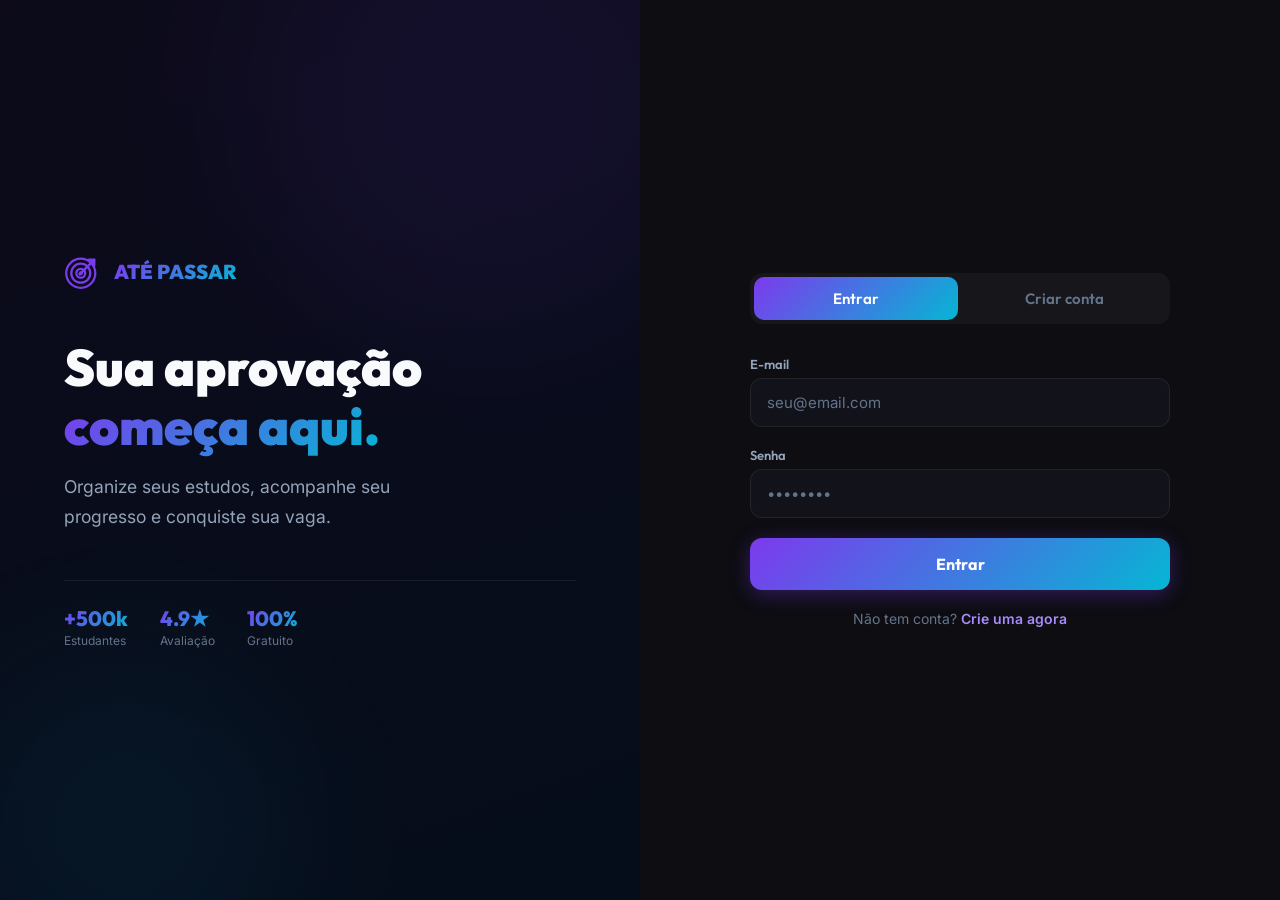
<file: app/login.html>
<!DOCTYPE html>
<html lang="pt-BR">
<head>
  <meta charset="UTF-8"/>
  <meta name="viewport" content="width=device-width, initial-scale=1.0"/>
  <title>ATÉ PASSAR — Entrar</title>
  <link rel="preconnect" href="https://fonts.googleapis.com"/>
  <link rel="preconnect" href="https://fonts.gstatic.com" crossorigin/>
  <link href="https://fonts.googleapis.com/css2?family=Outfit:wght@300;400;500;600;700;800;900&family=Inter:wght@300;400;500;600&display=swap" rel="stylesheet"/>
  <link rel="stylesheet" href="login.css"/>
</head>
<body>
  <div class="login-page">
    <div class="login-left">
      <div class="login-brand">
        <a href="../index.html" class="logo-link">
          <svg width="38" height="38" viewBox="0 0 34 34" fill="none"><defs><linearGradient id="lg" x1="0" y1="0" x2="34" y2="34"><stop offset="0%" stop-color="#7C3AED"/><stop offset="100%" stop-color="#06B6D4"/></linearGradient></defs><circle cx="15" cy="19" r="13" stroke="url(#lg)" stroke-width="2" fill="none"/><circle cx="15" cy="19" r="8.5" stroke="url(#lg)" stroke-width="2" fill="none"/><circle cx="15" cy="19" r="4" stroke="url(#lg)" stroke-width="2" fill="none"/><circle cx="15" cy="19" r="1.8" fill="url(#lg)"/><line x1="14" y1="20" x2="27" y2="7" stroke="url(#lg)" stroke-width="2.2" stroke-linecap="round"/><path d="M27 7 L22 7 M27 7 L27 12" stroke="url(#lg)" stroke-width="2.2" stroke-linecap="round" stroke-linejoin="round"/></svg>
          <span class="brand-name">ATÉ PASSAR</span>
        </a>
      </div>
      <div class="login-hero-text">
        <h1>Sua aprovação<br/><span class="grad">começa aqui.</span></h1>
        <p>Organize seus estudos, acompanhe seu progresso e conquiste sua vaga.</p>
      </div>
      <div class="login-stats">
        <div class="ls-item"><strong>+500k</strong><span>Estudantes</span></div>
        <div class="ls-item"><strong>4.9★</strong><span>Avaliação</span></div>
        <div class="ls-item"><strong>100%</strong><span>Gratuito</span></div>
      </div>
    </div>
    <div class="login-right">
      <div class="login-card" id="login-card">
        <div class="login-tabs">
          <button class="tab-btn active" id="tab-login" data-tab="login">Entrar</button>
          <button class="tab-btn" id="tab-register" data-tab="register">Criar conta</button>
        </div>

        <!-- LOGIN FORM -->
        <form class="login-form" id="form-login" autocomplete="on">
          <div class="field">
            <label for="login-email">E-mail</label>
            <input type="email" id="login-email" placeholder="seu@email.com" required autocomplete="email"/>
          </div>
          <div class="field">
            <label for="login-password">Senha</label>
            <input type="password" id="login-password" placeholder="••••••••" required autocomplete="current-password"/>
          </div>
          <button type="submit" class="submit-btn" id="btn-login-submit">Entrar</button>
          <p class="form-footer">Não tem conta? <a href="#" id="switch-to-register">Crie uma agora</a></p>
        </form>

        <!-- REGISTER FORM -->
        <form class="login-form hidden" id="form-register" autocomplete="on">
          <div class="field">
            <label for="reg-name">Nome completo</label>
            <input type="text" id="reg-name" placeholder="Seu nome" required autocomplete="name"/>
          </div>
          <div class="field">
            <label for="reg-email">E-mail</label>
            <input type="email" id="reg-email" placeholder="seu@email.com" required autocomplete="email"/>
          </div>
          <div class="field">
            <label for="reg-password">Senha</label>
            <input type="password" id="reg-password" placeholder="Mínimo 6 caracteres" required minlength="6" autocomplete="new-password"/>
          </div>
          <div class="field">
            <label for="reg-goal">Meta diária de estudo</label>
            <select id="reg-goal">
              <option value="2">2 horas</option>
              <option value="4">4 horas</option>
              <option value="6" selected>6 horas</option>
              <option value="8">8 horas</option>
              <option value="10">10 horas</option>
              <option value="12">12 horas</option>
            </select>
          </div>
          <button type="submit" class="submit-btn" id="btn-register-submit">Criar conta gratuita</button>
          <p class="form-footer">Já tem conta? <a href="#" id="switch-to-login">Faça login</a></p>
        </form>

        <div class="login-error hidden" id="login-error"></div>
      </div>
    </div>
  </div>
  <script>
    const tabLogin = document.getElementById('tab-login');
    const tabRegister = document.getElementById('tab-register');
    const formLogin = document.getElementById('form-login');
    const formRegister = document.getElementById('form-register');
    const errorEl = document.getElementById('login-error');

    function showTab(tab) {
      if (tab === 'login') {
        tabLogin.classList.add('active'); tabRegister.classList.remove('active');
        formLogin.classList.remove('hidden'); formRegister.classList.add('hidden');
      } else {
        tabRegister.classList.add('active'); tabLogin.classList.remove('active');
        formRegister.classList.remove('hidden'); formLogin.classList.add('hidden');
      }
      errorEl.classList.add('hidden');
    }

    tabLogin.onclick = () => showTab('login');
    tabRegister.onclick = () => showTab('register');
    document.getElementById('switch-to-register').onclick = (e) => { e.preventDefault(); showTab('register'); };
    document.getElementById('switch-to-login').onclick = (e) => { e.preventDefault(); showTab('login'); };

    // Check hash
    if (location.hash === '#cadastro' || location.hash === '#register') showTab('register');

    function showError(msg) {
      errorEl.textContent = msg;
      errorEl.classList.remove('hidden');
      setTimeout(() => errorEl.classList.add('hidden'), 4000);
    }

    // REGISTER
    formRegister.addEventListener('submit', (e) => {
      e.preventDefault();
      const name = document.getElementById('reg-name').value.trim();
      const email = document.getElementById('reg-email').value.trim().toLowerCase();
      const password = document.getElementById('reg-password').value;
      const goal = parseInt(document.getElementById('reg-goal').value);
      if (password.length < 6) return showError('A senha deve ter pelo menos 6 caracteres.');
      const users = JSON.parse(localStorage.getItem('ap_users') || '{}');
      if (users[email]) return showError('Já existe uma conta com esse e-mail.');
      users[email] = { name, email, password: btoa(password), goal, createdAt: new Date().toISOString() };
      localStorage.setItem('ap_users', JSON.stringify(users));
      localStorage.setItem('ap_current_user', email);
      // Init user data
      if (!localStorage.getItem('ap_data_' + email)) {
        localStorage.setItem('ap_data_' + email, JSON.stringify({ subjects: [], activities: [], settings: { pomodoroWork: 25, pomodoroBreak: 5, dailyGoal: goal } }));
      }
      window.location.href = 'app.html';
    });

    // LOGIN
    formLogin.addEventListener('submit', (e) => {
      e.preventDefault();
      const email = document.getElementById('login-email').value.trim().toLowerCase();
      const password = document.getElementById('login-password').value;
      const users = JSON.parse(localStorage.getItem('ap_users') || '{}');
      if (!users[email]) return showError('Conta não encontrada.');
      if (users[email].password !== btoa(password)) return showError('Senha incorreta.');
      localStorage.setItem('ap_current_user', email);
      window.location.href = 'app.html';
    });

    // Already logged in?
    if (localStorage.getItem('ap_current_user')) {
      window.location.href = 'app.html';
    }
  </script>
</body>
</html>
</file>
<file: style.css>
/* =========================================
   ATÉ PASSAR — Main Stylesheet
   Premium Study Platform for Brazilian Students
   ========================================= */

/* ── CSS Reset & Variables ─────────────────── */
*,
*::before,
*::after {
  box-sizing: border-box;
  margin: 0;
  padding: 0;
}

:root {
  /* Brand Colors */
  --purple-900: #4C1D95;
  --purple-700: #6D28D9;
  --purple-600: #7C3AED;
  --purple-500: #8B5CF6;
  --purple-400: #A78BFA;
  --cyan-600: #0891B2;
  --cyan-500: #06B6D4;
  --cyan-400: #22D3EE;

  /* UI Colors */
  --bg-dark: #0A0A0F;
  --bg-card: #12121A;
  --bg-card-hover: #1A1A28;
  --border-subtle: rgba(255, 255, 255, 0.07);
  --border-glow: rgba(124, 58, 237, 0.3);

  /* Text */
  --text-primary: #F8FAFC;
  --text-secondary: #94A3B8;
  --text-muted: #64748B;

  /* Accent */
  --green: #10B981;
  --amber: #F59E0B;
  --pink: #EC4899;
  --indigo: #6366F1;
  --teal: #14B8A6;

  /* Gradients */
  --grad-brand: linear-gradient(135deg, #7C3AED 0%, #06B6D4 100%);
  --grad-hero: linear-gradient(160deg, #0A0A0F 0%, #0D0B1A 40%, #050D1A 100%);

  /* Spacing */
  --section-pad: 100px 0;
  --container-max: 1200px;

  /* Typography */
  --font-main: 'Outfit', sans-serif;
  --font-body: 'Inter', sans-serif;

  /* Shadows */
  --shadow-card: 0 4px 24px rgba(0, 0, 0, 0.4);
  --shadow-glow: 0 0 40px rgba(124, 58, 237, 0.2);
  --shadow-glow-cyan: 0 0 40px rgba(6, 182, 212, 0.15);

  /* Radius */
  --radius-sm: 8px;
  --radius-md: 16px;
  --radius-lg: 24px;
  --radius-xl: 32px;
}

html {
  scroll-behavior: smooth;
}

body {
  font-family: var(--font-body);
  background: var(--bg-dark);
  color: var(--text-primary);
  line-height: 1.6;
  overflow-x: hidden;
}

/* ── Scrollbar ─────────────────────────────── */
::-webkit-scrollbar {
  width: 6px;
}

::-webkit-scrollbar-track {
  background: var(--bg-dark);
}

::-webkit-scrollbar-thumb {
  background: var(--purple-700);
  border-radius: 3px;
}

/* ── Utilities ─────────────────────────────── */
.gradient-text {
  background: var(--grad-brand);
  -webkit-background-clip: text;
  -webkit-text-fill-color: transparent;
  background-clip: text;
}

.section-container {
  max-width: var(--container-max);
  margin: 0 auto;
  padding: 0 24px;
  text-align: center;
  margin-bottom: 64px;
}

.section-tag {
  display: inline-block;
  background: rgba(124, 58, 237, 0.15);
  border: 1px solid rgba(124, 58, 237, 0.3);
  color: var(--purple-400);
  font-family: var(--font-main);
  font-size: 13px;
  font-weight: 600;
  letter-spacing: 0.05em;
  padding: 6px 16px;
  border-radius: 100px;
  margin-bottom: 20px;
}

.section-title {
  font-family: var(--font-main);
  font-size: clamp(2rem, 4vw, 3rem);
  font-weight: 800;
  line-height: 1.15;
  color: var(--text-primary);
  margin-bottom: 16px;
}

.section-subtitle {
  font-size: 1.125rem;
  color: var(--text-secondary);
  max-width: 620px;
  margin: 0 auto;
  line-height: 1.7;
}

/* ── Buttons ───────────────────────────────── */
.btn-primary {
  background: var(--grad-brand);
  color: white;
  font-family: var(--font-main);
  font-weight: 700;
  font-size: 14px;
  padding: 10px 22px;
  border-radius: 100px;
  text-decoration: none;
  transition: all 0.3s ease;
  border: none;
  cursor: pointer;
  white-space: nowrap;
}

.btn-primary:hover {
  transform: translateY(-2px);
  box-shadow: 0 8px 24px rgba(124, 58, 237, 0.4);
  filter: brightness(1.1);
}

.btn-outline {
  color: var(--text-secondary);
  font-family: var(--font-main);
  font-weight: 600;
  font-size: 14px;
  padding: 10px 22px;
  border-radius: 100px;
  text-decoration: none;
  border: 1px solid var(--border-subtle);
  transition: all 0.3s ease;
  cursor: pointer;
  background: transparent;
  white-space: nowrap;
}

.btn-outline:hover {
  border-color: var(--purple-600);
  color: var(--text-primary);
  background: rgba(124, 58, 237, 0.1);
}

.btn-hero-primary {
  display: inline-flex;
  align-items: center;
  gap: 10px;
  background: var(--grad-brand);
  color: white;
  font-family: var(--font-main);
  font-weight: 700;
  font-size: 1rem;
  padding: 16px 32px;
  border-radius: 100px;
  text-decoration: none;
  transition: all 0.3s ease;
  box-shadow: 0 4px 20px rgba(124, 58, 237, 0.4);
}

.btn-hero-primary:hover {
  transform: translateY(-3px);
  box-shadow: 0 12px 32px rgba(124, 58, 237, 0.5);
  filter: brightness(1.1);
}

.btn-hero-secondary {
  display: inline-flex;
  align-items: center;
  gap: 10px;
  color: var(--text-secondary);
  font-family: var(--font-main);
  font-weight: 600;
  font-size: 1rem;
  padding: 16px 28px;
  border-radius: 100px;
  text-decoration: none;
  border: 1px solid var(--border-subtle);
  background: rgba(255, 255, 255, 0.03);
  backdrop-filter: blur(10px);
  transition: all 0.3s ease;
}

.btn-hero-secondary:hover {
  border-color: var(--purple-600);
  color: var(--text-primary);
  background: rgba(124, 58, 237, 0.1);
}

/* ── NAVBAR ────────────────────────────────── */
.navbar {
  position: fixed;
  top: 0;
  left: 0;
  right: 0;
  z-index: 1000;
  padding: 16px 0;
  transition: all 0.4s ease;
}

.navbar.scrolled {
  background: rgba(10, 10, 15, 0.85);
  backdrop-filter: blur(20px);
  border-bottom: 1px solid var(--border-subtle);
  padding: 12px 0;
}

.nav-container {
  max-width: var(--container-max);
  margin: 0 auto;
  padding: 0 24px;
  display: flex;
  align-items: center;
  gap: 32px;
}

.nav-logo {
  display: flex;
  align-items: center;
  gap: 10px;
  text-decoration: none;
  flex-shrink: 0;
}

.logo-icon {
  display: flex;
  align-items: center;
}

.logo-text {
  font-family: var(--font-main);
  font-size: 18px;
  font-weight: 900;
  letter-spacing: -0.02em;
  background: var(--grad-brand);
  -webkit-background-clip: text;
  -webkit-text-fill-color: transparent;
  background-clip: text;
}

.nav-links {
  display: flex;
  align-items: center;
  gap: 4px;
  margin-left: auto;
}

.nav-link {
  color: var(--text-secondary);
  font-family: var(--font-main);
  font-weight: 500;
  font-size: 15px;
  text-decoration: none;
  padding: 8px 14px;
  border-radius: var(--radius-sm);
  transition: all 0.2s ease;
}

.nav-link:hover {
  color: var(--text-primary);
  background: rgba(255, 255, 255, 0.05);
}

.nav-actions {
  display: flex;
  align-items: center;
  gap: 10px;
  flex-shrink: 0;
}

.hamburger {
  display: none;
  flex-direction: column;
  gap: 5px;
  background: none;
  border: none;
  cursor: pointer;
  padding: 4px;
  margin-left: auto;
}

.hamburger span {
  display: block;
  width: 24px;
  height: 2px;
  background: var(--text-secondary);
  border-radius: 2px;
  transition: all 0.3s;
}

/* ── HERO ──────────────────────────────────── */
.hero {
  min-height: 100vh;
  background: var(--grad-hero);
  display: grid;
  grid-template-columns: 1fr 1fr;
  grid-template-rows: 1fr auto;
  align-items: center;
  gap: 48px;
  padding: 120px 24px 80px;
  max-width: var(--container-max);
  margin: 0 auto;
  position: relative;
  overflow: hidden;
}

/* full-bleed bg for hero */
body::before {
  content: '';
  position: fixed;
  inset: 0;
  background: var(--grad-hero);
  z-index: -10;
}

.hero-bg-orbs {
  position: absolute;
  inset: 0;
  pointer-events: none;
  overflow: hidden;
}

.orb {
  position: absolute;
  border-radius: 50%;
  filter: blur(80px);
  opacity: 0.15;
}

.orb-1 {
  width: 600px;
  height: 600px;
  background: var(--purple-600);
  top: -200px;
  right: -100px;
  animation: orbFloat 8s ease-in-out infinite;
}

.orb-2 {
  width: 400px;
  height: 400px;
  background: var(--cyan-500);
  bottom: -100px;
  left: -50px;
  animation: orbFloat 10s ease-in-out infinite reverse;
}

.orb-3 {
  width: 300px;
  height: 300px;
  background: var(--pink);
  top: 40%;
  left: 30%;
  animation: orbFloat 12s ease-in-out infinite 2s;
}

@keyframes orbFloat {

  0%,
  100% {
    transform: translate(0, 0) scale(1);
  }

  50% {
    transform: translate(20px, -20px) scale(1.05);
  }
}

.hero-container {
  grid-column: 1;
  z-index: 1;
}

.hero-badge {
  display: inline-flex;
  align-items: center;
  gap: 8px;
  background: rgba(124, 58, 237, 0.15);
  border: 1px solid rgba(124, 58, 237, 0.35);
  color: var(--purple-400);
  font-family: var(--font-main);
  font-size: 13px;
  font-weight: 600;
  padding: 8px 16px;
  border-radius: 100px;
  margin-bottom: 24px;
  animation: fadeInDown 0.6s ease both;
}

.badge-dot {
  width: 8px;
  height: 8px;
  background: var(--green);
  border-radius: 50%;
  animation: pulse-dot 2s ease-in-out infinite;
}

@keyframes pulse-dot {

  0%,
  100% {
    transform: scale(1);
    opacity: 1;
  }

  50% {
    transform: scale(1.3);
    opacity: 0.7;
  }
}

.hero-title {
  font-family: var(--font-main);
  font-size: clamp(2.5rem, 5vw, 4rem);
  font-weight: 900;
  line-height: 1.1;
  color: var(--text-primary);
  margin-bottom: 24px;
  animation: fadeInDown 0.6s ease 0.1s both;
}

.hero-subtitle {
  font-size: 1.125rem;
  color: var(--text-secondary);
  line-height: 1.75;
  margin-bottom: 36px;
  max-width: 520px;
  animation: fadeInDown 0.6s ease 0.2s both;
}

.hero-subtitle strong {
  color: var(--text-primary);
}

.hero-ctas {
  display: flex;
  align-items: center;
  gap: 16px;
  flex-wrap: wrap;
  margin-bottom: 48px;
  animation: fadeInDown 0.6s ease 0.3s both;
}

.hero-stats {
  display: flex;
  align-items: center;
  gap: 0;
  padding: 20px 0;
  border-top: 1px solid var(--border-subtle);
  animation: fadeInDown 0.6s ease 0.4s both;
}

.stat-item {
  display: flex;
  flex-direction: column;
  gap: 2px;
  flex: 1;
  text-align: center;
}

.stat-num {
  font-family: var(--font-main);
  font-size: 1.5rem;
  font-weight: 800;
  background: var(--grad-brand);
  -webkit-background-clip: text;
  -webkit-text-fill-color: transparent;
  background-clip: text;
}

.stat-label {
  font-size: 12px;
  color: var(--text-muted);
  font-weight: 500;
}

.stat-divider {
  width: 1px;
  height: 40px;
  background: var(--border-subtle);
}

/* ── HERO VISUAL / MOCKUP ──────────────────── */
.hero-visual {
  grid-column: 2;
  display: flex;
  justify-content: center;
  align-items: center;
  z-index: 1;
  animation: fadeInRight 0.8s ease 0.2s both;
}

@keyframes fadeInRight {
  from {
    opacity: 0;
    transform: translateX(40px);
  }

  to {
    opacity: 1;
    transform: translateX(0);
  }
}

@keyframes fadeInDown {
  from {
    opacity: 0;
    transform: translateY(-20px);
  }

  to {
    opacity: 1;
    transform: translateY(0);
  }
}

.app-mockup {
  background: var(--bg-card);
  border: 1px solid var(--border-subtle);
  border-radius: var(--radius-xl);
  overflow: hidden;
  width: 100%;
  max-width: 400px;
  box-shadow: var(--shadow-card), var(--shadow-glow);
  animation: mockupFloat 6s ease-in-out infinite;
}

@keyframes mockupFloat {

  0%,
  100% {
    transform: translateY(0px);
  }

  50% {
    transform: translateY(-12px);
  }
}

.mockup-header {
  display: flex;
  align-items: center;
  gap: 12px;
  padding: 14px 18px;
  background: rgba(124, 58, 237, 0.1);
  border-bottom: 1px solid var(--border-subtle);
}

.mockup-dots {
  display: flex;
  gap: 6px;
}

.mockup-dots span {
  width: 10px;
  height: 10px;
  border-radius: 50%;
  background: rgba(255, 255, 255, 0.15);
}

.mockup-dots span:first-child {
  background: #FF5F57;
}

.mockup-dots span:nth-child(2) {
  background: #FFBD2E;
}

.mockup-dots span:last-child {
  background: #28C840;
}

.mockup-title {
  font-family: var(--font-main);
  font-size: 13px;
  font-weight: 800;
  letter-spacing: 0.05em;
  background: var(--grad-brand);
  -webkit-background-clip: text;
  -webkit-text-fill-color: transparent;
  background-clip: text;
}

.mockup-body {
  padding: 20px;
  display: flex;
  flex-direction: column;
  gap: 16px;
}

.mockup-stats-row {
  display: grid;
  grid-template-columns: 1fr 1fr;
  gap: 12px;
}

.mockup-card {
  padding: 14px;
  border-radius: var(--radius-md);
  display: flex;
  flex-direction: column;
  gap: 4px;
}

.mockup-card.green {
  background: rgba(16, 185, 129, 0.1);
  border: 1px solid rgba(16, 185, 129, 0.2);
}

.mockup-card.purple {
  background: rgba(124, 58, 237, 0.1);
  border: 1px solid rgba(124, 58, 237, 0.2);
}

.mc-label {
  font-size: 11px;
  color: var(--text-muted);
  font-weight: 500;
  text-transform: uppercase;
  letter-spacing: 0.05em;
}

.mc-value {
  font-family: var(--font-main);
  font-size: 1.25rem;
  font-weight: 800;
  color: var(--text-primary);
}

.mc-sub {
  font-size: 11px;
  color: var(--text-secondary);
}

.mockup-subjects {
  display: flex;
  flex-direction: column;
  gap: 10px;
}

.ms-item {
  display: flex;
  align-items: center;
  gap: 8px;
}

.ms-name {
  font-size: 11px;
  color: var(--text-secondary);
  white-space: nowrap;
  overflow: hidden;
  text-overflow: ellipsis;
  min-width: 130px;
  max-width: 130px;
}

.ms-bar {
  flex: 1;
  height: 6px;
  background: rgba(255, 255, 255, 0.06);
  border-radius: 3px;
  overflow: hidden;
}

.ms-fill {
  height: 100%;
  border-radius: 3px;
  transition: width 1s ease;
}

.ms-pct {
  font-family: var(--font-main);
  font-size: 11px;
  font-weight: 700;
  color: var(--text-secondary);
  min-width: 30px;
  text-align: right;
}

.mockup-session {
  background: rgba(124, 58, 237, 0.1);
  border: 1px solid rgba(124, 58, 237, 0.2);
  border-radius: var(--radius-md);
  padding: 14px;
  display: flex;
  flex-direction: column;
  align-items: center;
  gap: 8px;
}

.session-label {
  font-size: 11px;
  color: var(--text-muted);
  text-transform: uppercase;
  letter-spacing: 0.05em;
}

.session-timer {
  font-family: var(--font-main);
  font-size: 2.5rem;
  font-weight: 900;
  background: var(--grad-brand);
  -webkit-background-clip: text;
  -webkit-text-fill-color: transparent;
  background-clip: text;
  letter-spacing: 0.05em;
}

.session-controls {
  display: flex;
  gap: 8px;
}

.sc-btn {
  background: rgba(255, 255, 255, 0.06);
  border: 1px solid var(--border-subtle);
  border-radius: var(--radius-sm);
  color: var(--text-secondary);
  font-size: 18px;
  width: 36px;
  height: 36px;
  cursor: pointer;
  transition: all 0.2s;
  display: flex;
  align-items: center;
  justify-content: center;
}

.sc-btn:hover {
  background: rgba(124, 58, 237, 0.2);
}

.hero-scroll-indicator {
  grid-column: 1 / -1;
  display: flex;
  flex-direction: column;
  align-items: center;
  gap: 8px;
  color: var(--text-muted);
  font-size: 12px;
  font-weight: 500;
  animation: fadeInDown 0.6s ease 0.8s both;
}

.scroll-arrow {
  animation: scrollBounce 2s ease-in-out infinite;
  font-size: 18px;
}

@keyframes scrollBounce {

  0%,
  100% {
    transform: translateY(0);
  }

  50% {
    transform: translateY(6px);
  }
}

/* ── TRUST BAR ─────────────────────────────── */
.trust-bar {
  background: rgba(255, 255, 255, 0.02);
  border-top: 1px solid var(--border-subtle);
  border-bottom: 1px solid var(--border-subtle);
  padding: 20px 24px;
}

.trust-container {
  max-width: var(--container-max);
  margin: 0 auto;
  display: flex;
  align-items: center;
  gap: 24px;
  flex-wrap: wrap;
  justify-content: center;
}

.trust-label {
  font-size: 12px;
  color: var(--text-muted);
  font-weight: 500;
  text-transform: uppercase;
  letter-spacing: 0.1em;
}

.trust-logos {
  display: flex;
  align-items: center;
  gap: 16px;
  flex-wrap: wrap;
  justify-content: center;
}

.trust-logo {
  font-family: var(--font-main);
  font-weight: 700;
  font-size: 15px;
  color: var(--text-muted);
  transition: color 0.2s;
}

.trust-logo:hover {
  color: var(--text-secondary);
}

.trust-sep {
  color: var(--border-subtle);
}

/* ── FEATURES ──────────────────────────────── */
.features-intro {
  padding: var(--section-pad);
  max-width: var(--container-max);
  margin: 0 auto;
  padding-left: 24px;
  padding-right: 24px;
}

.features-grid {
  display: grid;
  grid-template-columns: repeat(auto-fill, minmax(280px, 1fr));
  gap: 20px;
}

.feature-card {
  background: var(--bg-card);
  border: 1px solid var(--border-subtle);
  border-radius: var(--radius-lg);
  padding: 28px;
  display: flex;
  flex-direction: column;
  gap: 14px;
  transition: all 0.3s ease;
  position: relative;
  overflow: hidden;
}

.feature-card::before {
  content: '';
  position: absolute;
  top: 0;
  left: 0;
  right: 0;
  height: 2px;
  background: var(--grad-brand);
  opacity: 0;
  transition: opacity 0.3s;
}

.feature-card:hover {
  transform: translateY(-4px);
  border-color: var(--border-glow);
  background: var(--bg-card-hover);
  box-shadow: var(--shadow-card);
}

.feature-card:hover::before {
  opacity: 1;
}

.feat-icon {
  width: 52px;
  height: 52px;
  border-radius: var(--radius-md);
  display: flex;
  align-items: center;
  justify-content: center;
}

.feat-title {
  font-family: var(--font-main);
  font-size: 1.05rem;
  font-weight: 700;
  color: var(--text-primary);
  line-height: 1.3;
}

.feat-desc {
  font-size: 0.9rem;
  color: var(--text-secondary);
  line-height: 1.65;
  flex: 1;
}

.feat-tag {
  display: inline-block;
  font-family: var(--font-main);
  font-size: 11px;
  font-weight: 700;
  padding: 4px 10px;
  border-radius: 100px;
  background: rgba(16, 185, 129, 0.12);
  color: var(--green);
  border: 1px solid rgba(16, 185, 129, 0.25);
  align-self: flex-start;
}

.feat-tag.premium {
  background: rgba(124, 58, 237, 0.12);
  color: var(--purple-400);
  border-color: rgba(124, 58, 237, 0.25);
}

/* ── HOW IT WORKS ──────────────────────────── */
.how-it-works {
  padding: var(--section-pad);
  background: rgba(255, 255, 255, 0.01);
  border-top: 1px solid var(--border-subtle);
  border-bottom: 1px solid var(--border-subtle);
}

.how-it-works .section-container {
  max-width: var(--container-max);
  margin: 0 auto;
  padding: 0 24px;
  text-align: center;
  margin-bottom: 64px;
}

.steps-container {
  max-width: var(--container-max);
  margin: 0 auto;
  padding: 0 24px;
  display: flex;
  align-items: center;
  gap: 24px;
}

.step-card {
  flex: 1;
  background: var(--bg-card);
  border: 1px solid var(--border-subtle);
  border-radius: var(--radius-lg);
  padding: 36px 28px;
  display: flex;
  flex-direction: column;
  gap: 16px;
  transition: all 0.3s;
}

.step-card:hover {
  border-color: var(--border-glow);
  transform: translateY(-4px);
  box-shadow: var(--shadow-glow);
}

.step-number {
  font-family: var(--font-main);
  font-size: 4rem;
  font-weight: 900;
  background: var(--grad-brand);
  -webkit-background-clip: text;
  -webkit-text-fill-color: transparent;
  background-clip: text;
  line-height: 1;
  opacity: 0.6;
}

.step-title {
  font-family: var(--font-main);
  font-size: 1.2rem;
  font-weight: 700;
  color: var(--text-primary);
}

.step-desc {
  font-size: 0.9rem;
  color: var(--text-secondary);
  line-height: 1.65;
}

.step-arrow {
  font-size: 2rem;
  color: var(--purple-600);
  flex-shrink: 0;
  opacity: 0.5;
}

/* ── PRICING ───────────────────────────────── */
.pricing {
  padding: var(--section-pad);
  max-width: var(--container-max);
  margin: 0 auto;
  padding-left: 24px;
  padding-right: 24px;
}

.pricing-grid {
  display: grid;
  grid-template-columns: repeat(auto-fill, minmax(260px, 1fr));
  gap: 20px;
  margin-bottom: 32px;
}

.pricing-card {
  background: var(--bg-card);
  border: 1px solid var(--border-subtle);
  border-radius: var(--radius-xl);
  padding: 32px 28px;
  display: flex;
  flex-direction: column;
  gap: 20px;
  position: relative;
  transition: all 0.3s ease;
}

.pricing-card:hover {
  transform: translateY(-4px);
  box-shadow: var(--shadow-card);
}

.pricing-card.featured {
  border-color: var(--purple-600);
  background: linear-gradient(160deg, #1A0D2E, #0F1A2E);
  box-shadow: 0 0 0 1px var(--purple-600), var(--shadow-glow);
}

.pricing-card.gold {
  border-color: rgba(245, 158, 11, 0.4);
  background: linear-gradient(160deg, #1A1200, #0F1A0A);
  box-shadow: 0 0 0 1px rgba(245, 158, 11, 0.3), 0 0 40px rgba(245, 158, 11, 0.08);
}

.plan-popular-tag {
  position: absolute;
  top: -14px;
  left: 50%;
  transform: translateX(-50%);
  background: var(--grad-brand);
  color: white;
  font-family: var(--font-main);
  font-weight: 700;
  font-size: 12px;
  padding: 5px 16px;
  border-radius: 100px;
  white-space: nowrap;
}

.plan-badge {
  display: inline-block;
  font-family: var(--font-main);
  font-size: 11px;
  font-weight: 700;
  padding: 4px 12px;
  border-radius: 100px;
  background: rgba(255, 255, 255, 0.06);
  color: var(--text-muted);
  align-self: flex-start;
}

.plan-badge.free {
  background: rgba(16, 185, 129, 0.12);
  color: var(--green);
}

.plan-badge.featured-badge {
  background: rgba(124, 58, 237, 0.2);
  color: var(--purple-400);
}

.plan-badge.gold-badge {
  background: rgba(245, 158, 11, 0.15);
  color: var(--amber);
}

.plan-name {
  font-family: var(--font-main);
  font-size: 1.35rem;
  font-weight: 800;
  color: var(--text-primary);
}

.plan-price {
  display: flex;
  flex-direction: column;
  gap: 4px;
}

.price-row {
  display: flex;
  align-items: flex-start;
  gap: 2px;
}

.price-strike {
  font-family: var(--font-main);
  font-size: 1rem;
  color: var(--text-muted);
  text-decoration: line-through;
}

.price-currency {
  font-family: var(--font-main);
  font-size: 1.2rem;
  font-weight: 700;
  color: var(--text-secondary);
  padding-top: 8px;
}

.price-amount {
  font-family: var(--font-main);
  font-size: 3.5rem;
  font-weight: 900;
  color: var(--text-primary);
  line-height: 1;
}

.plan-price>.price-currency,
.plan-price>.price-amount {
  display: inline;
}

/* inline price siblings — inherit layout */
.plan-price > span.price-currency + span.price-amount {
  font-size: 3.5rem;
}

.price-period {
  font-size: 0.8rem;
  color: var(--text-muted);
}

.plan-desc {
  font-size: 0.875rem;
  color: var(--text-secondary);
  line-height: 1.6;
}

.plan-features {
  list-style: none;
  display: flex;
  flex-direction: column;
  gap: 8px;
  flex: 1;
}

.pf-item {
  font-size: 0.875rem;
  line-height: 1.5;
}

.pf-item.included {
  color: var(--text-secondary);
}

.pf-item.excluded {
  color: var(--text-muted);
  opacity: 0.5;
}

.plan-cta {
  display: block;
  text-align: center;
  font-family: var(--font-main);
  font-weight: 700;
  font-size: 0.95rem;
  padding: 14px 24px;
  border-radius: var(--radius-md);
  text-decoration: none;
  transition: all 0.3s;
  cursor: pointer;
}

.plan-cta.primary {
  background: var(--grad-brand);
  color: white;
  box-shadow: 0 4px 16px rgba(124, 58, 237, 0.35);
}

.plan-cta.primary:hover {
  transform: translateY(-2px);
  box-shadow: 0 8px 24px rgba(124, 58, 237, 0.5);
  filter: brightness(1.1);
}

.plan-cta.outline {
  border: 1px solid var(--border-subtle);
  color: var(--text-secondary);
  background: rgba(255, 255, 255, 0.03);
}

.plan-cta.outline:hover {
  border-color: var(--purple-600);
  color: var(--text-primary);
  background: rgba(124, 58, 237, 0.1);
}

.plan-cta.gold-cta {
  background: linear-gradient(135deg, #F59E0B, #D97706);
  color: #0A0A0F;
  box-shadow: 0 4px 16px rgba(245, 158, 11, 0.35);
}

.plan-cta.gold-cta:hover {
  transform: translateY(-2px);
  box-shadow: 0 8px 24px rgba(245, 158, 11, 0.5);
  filter: brightness(1.1);
}

.pricing-note {
  text-align: center;
  font-size: 0.9rem;
  color: var(--text-muted);
  padding: 20px;
  background: rgba(255, 255, 255, 0.02);
  border: 1px solid var(--border-subtle);
  border-radius: var(--radius-md);
}

.pricing-note strong {
  color: var(--text-secondary);
}

/* ── TESTIMONIALS ──────────────────────────── */
.testimonials {
  padding: var(--section-pad);
  background: rgba(255, 255, 255, 0.01);
  border-top: 1px solid var(--border-subtle);
}

.testimonials .section-container {
  max-width: var(--container-max);
  margin: 0 auto;
  padding: 0 24px;
  text-align: center;
  margin-bottom: 64px;
}

.testimonials-grid {
  max-width: var(--container-max);
  margin: 0 auto;
  padding: 0 24px;
  display: grid;
  grid-template-columns: repeat(auto-fill, minmax(320px, 1fr));
  gap: 20px;
}

.testi-card {
  background: var(--bg-card);
  border: 1px solid var(--border-subtle);
  border-radius: var(--radius-lg);
  padding: 28px;
  display: flex;
  flex-direction: column;
  gap: 16px;
  transition: all 0.3s;
}

.testi-card:hover {
  border-color: var(--border-glow);
  transform: translateY(-4px);
  box-shadow: var(--shadow-card);
}

.testi-card.featured {
  border-color: rgba(124, 58, 237, 0.3);
  background: linear-gradient(160deg, #160B2E, #0A1020);
  box-shadow: var(--shadow-glow);
}

.testi-stars {
  color: var(--amber);
  font-size: 1rem;
  letter-spacing: 2px;
}

.testi-text {
  font-size: 0.9rem;
  color: var(--text-secondary);
  line-height: 1.75;
  flex: 1;
  font-style: italic;
}

.testi-author {
  display: flex;
  align-items: center;
  gap: 12px;
  padding-top: 12px;
  border-top: 1px solid var(--border-subtle);
}

.testi-avatar {
  width: 42px;
  height: 42px;
  border-radius: 50%;
  display: flex;
  align-items: center;
  justify-content: center;
  font-family: var(--font-main);
  font-size: 14px;
  font-weight: 800;
  color: white;
  flex-shrink: 0;
}

.testi-author strong {
  display: block;
  font-family: var(--font-main);
  font-size: 0.9rem;
  color: var(--text-primary);
}

.testi-author span {
  font-size: 0.8rem;
  color: var(--text-muted);
}

/* ── CTA SECTION ───────────────────────────── */
.cta-section {
  padding: 120px 24px;
  text-align: center;
  position: relative;
  overflow: hidden;
}

.cta-orbs {
  position: absolute;
  inset: 0;
  pointer-events: none;
}

.cta-orb {
  position: absolute;
  border-radius: 50%;
  filter: blur(80px);
}

.cta-orb-1 {
  width: 500px;
  height: 500px;
  background: var(--purple-700);
  opacity: 0.1;
  top: -200px;
  left: -100px;
}

.cta-orb-2 {
  width: 400px;
  height: 400px;
  background: var(--cyan-500);
  opacity: 0.08;
  bottom: -150px;
  right: -100px;
}

.cta-container {
  max-width: 720px;
  margin: 0 auto;
  position: relative;
  z-index: 1;
}

.cta-badge {
  display: inline-block;
  background: rgba(124, 58, 237, 0.15);
  border: 1px solid rgba(124, 58, 237, 0.3);
  color: var(--purple-400);
  font-family: var(--font-main);
  font-size: 13px;
  font-weight: 600;
  padding: 6px 16px;
  border-radius: 100px;
  margin-bottom: 24px;
}

.cta-title {
  font-family: var(--font-main);
  font-size: clamp(2rem, 5vw, 3.5rem);
  font-weight: 900;
  line-height: 1.15;
  color: var(--text-primary);
  margin-bottom: 20px;
}

.cta-subtitle {
  font-size: 1.1rem;
  color: var(--text-secondary);
  line-height: 1.7;
  margin-bottom: 40px;
}

.cta-buttons {
  display: flex;
  flex-direction: column;
  align-items: center;
  gap: 20px;
}

.cta-app-links {
  display: flex;
  gap: 12px;
  flex-wrap: wrap;
  justify-content: center;
}

.app-store-btn {
  display: inline-flex;
  align-items: center;
  gap: 8px;
  background: rgba(255, 255, 255, 0.05);
  border: 1px solid var(--border-subtle);
  color: var(--text-secondary);
  font-family: var(--font-main);
  font-weight: 600;
  font-size: 14px;
  padding: 10px 20px;
  border-radius: var(--radius-md);
  text-decoration: none;
  transition: all 0.3s;
}

.app-store-btn:hover {
  border-color: var(--purple-600);
  color: var(--text-primary);
  background: rgba(124, 58, 237, 0.1);
}

.cta-disclaimer {
  margin-top: 20px;
  font-size: 0.85rem;
  color: var(--text-muted);
}

/* ── FOOTER ────────────────────────────────── */
.footer {
  border-top: 1px solid var(--border-subtle);
  padding: 64px 24px 0;
}

.footer-container {
  max-width: var(--container-max);
  margin: 0 auto;
  display: grid;
  grid-template-columns: 280px 1fr;
  gap: 64px;
  padding-bottom: 64px;
}

.footer-brand {
  display: flex;
  flex-direction: column;
  gap: 20px;
}

.footer-tagline {
  font-size: 0.9rem;
  color: var(--text-muted);
  line-height: 1.65;
}

.footer-social {
  display: flex;
  gap: 10px;
}

.social-link {
  width: 36px;
  height: 36px;
  background: rgba(255, 255, 255, 0.05);
  border: 1px solid var(--border-subtle);
  border-radius: var(--radius-sm);
  display: flex;
  align-items: center;
  justify-content: center;
  color: var(--text-muted);
  text-decoration: none;
  transition: all 0.2s;
}

.social-link:hover {
  background: rgba(124, 58, 237, 0.15);
  border-color: var(--purple-600);
  color: var(--purple-400);
}

.footer-links {
  display: grid;
  grid-template-columns: repeat(4, 1fr);
  gap: 32px;
}

.footer-col {
  display: flex;
  flex-direction: column;
  gap: 12px;
}

.footer-col h4 {
  font-family: var(--font-main);
  font-size: 14px;
  font-weight: 700;
  color: var(--text-primary);
  margin-bottom: 4px;
}

.footer-col a {
  font-size: 14px;
  color: var(--text-muted);
  text-decoration: none;
  transition: color 0.2s;
}

.footer-col a:hover {
  color: var(--text-secondary);
}

.footer-bottom {
  border-top: 1px solid var(--border-subtle);
  padding: 24px 0;
  text-align: center;
}

.footer-bottom p {
  font-size: 13px;
  color: var(--text-muted);
}

/* ── COOKIE BANNER ─────────────────────────── */
.cookie-banner {
  position: fixed;
  bottom: 24px;
  left: 50%;
  transform: translateX(-50%);
  z-index: 9999;
  background: var(--bg-card);
  border: 1px solid var(--border-subtle);
  border-radius: var(--radius-lg);
  padding: 16px 24px;
  width: min(600px, calc(100vw - 48px));
  box-shadow: var(--shadow-card);
  backdrop-filter: blur(20px);
  animation: slideUp 0.5s ease 1s both;
}

@keyframes slideUp {
  from {
    opacity: 0;
    transform: translateX(-50%) translateY(20px);
  }

  to {
    opacity: 1;
    transform: translateX(-50%) translateY(0);
  }
}

.cookie-content {
  display: flex;
  align-items: center;
  gap: 20px;
  flex-wrap: wrap;
}

.cookie-content p {
  font-size: 0.875rem;
  color: var(--text-secondary);
  flex: 1;
  min-width: 200px;
}

.cookie-content a {
  color: var(--purple-400);
}

.cookie-actions {
  display: flex;
  gap: 10px;
  flex-shrink: 0;
}

.cookie-btn {
  font-family: var(--font-main);
  font-weight: 600;
  font-size: 13px;
  padding: 8px 16px;
  border-radius: var(--radius-sm);
  cursor: pointer;
  transition: all 0.2s;
}

.cookie-btn.outline {
  background: transparent;
  border: 1px solid var(--border-subtle);
  color: var(--text-muted);
}

.cookie-btn.outline:hover {
  border-color: var(--purple-600);
  color: var(--text-secondary);
}

.cookie-btn.primary {
  background: var(--grad-brand);
  border: none;
  color: white;
}

.cookie-btn.primary:hover {
  filter: brightness(1.1);
}

.cookie-banner.hidden {
  display: none;
}

/* ── RESPONSIVE ────────────────────────────── */
@media (max-width: 1024px) {
  .hero {
    grid-template-columns: 1fr;
    text-align: center;
    padding-top: 100px;
  }

  .hero-container,
  .hero-visual {
    grid-column: 1;
  }

  .hero-subtitle {
    margin: 0 auto 36px;
  }

  .hero-ctas {
    justify-content: center;
  }

  .hero-stats {
    justify-content: center;
  }

  .hero-visual {
    margin-top: 0;
  }

  .hero-scroll-indicator {
    display: none;
  }

  .steps-container {
    flex-direction: column;
  }

  .step-arrow {
    transform: rotate(90deg);
    font-size: 1.5rem;
  }

  .footer-container {
    grid-template-columns: 1fr;
    gap: 40px;
  }

  .footer-links {
    grid-template-columns: repeat(2, 1fr);
  }
}

@media (max-width: 768px) {
  :root {
    --section-pad: 72px 0;
  }

  .nav-links,
  .nav-actions {
    display: none;
  }

  .hamburger {
    display: flex;
  }

  .nav-links.open {
    display: flex;
    flex-direction: column;
    position: fixed;
    top: 64px;
    left: 0;
    right: 0;
    background: rgba(10, 10, 15, 0.98);
    backdrop-filter: blur(20px);
    padding: 24px;
    border-bottom: 1px solid var(--border-subtle);
    gap: 8px;
    z-index: 999;
  }

  .nav-links.open+.nav-actions {
    display: flex;
    justify-content: center;
    padding: 16px 24px;
    position: fixed;
    top: 200px;
    left: 0;
    right: 0;
    z-index: 999;
  }

  .footer-links {
    grid-template-columns: 1fr 1fr;
    gap: 24px;
  }

  .features-grid {
    grid-template-columns: 1fr;
  }

  .pricing-grid {
    grid-template-columns: 1fr;
  }

  .testimonials-grid {
    grid-template-columns: 1fr;
  }

  .hero-stats {
    display: grid;
    grid-template-columns: 1fr 1fr;
    gap: 16px;
    border: none;
  }

  .stat-divider {
    display: none;
  }

  .stat-item {
    background: rgba(255, 255, 255, 0.03);
    border: 1px solid var(--border-subtle);
    border-radius: var(--radius-md);
    padding: 12px;
  }
}

@media (max-width: 480px) {
  .footer-links {
    grid-template-columns: 1fr;
  }

  .hero-ctas {
    flex-direction: column;
  }

  .btn-hero-primary,
  .btn-hero-secondary {
    width: 100%;
    justify-content: center;
  }

  .cta-section {
    padding: 80px 24px;
  }
}

/* ── FAQ SECTION ───────────────────────────── */
.faq-section {
  padding: var(--section-pad);
  border-top: 1px solid var(--border-subtle);
}

.faq-section .section-container {
  max-width: var(--container-max);
  margin: 0 auto;
  padding: 0 24px;
  text-align: center;
  margin-bottom: 64px;
}

.faq-container {
  max-width: 780px;
  margin: 0 auto;
  padding: 0 24px;
  display: flex;
  flex-direction: column;
  gap: 12px;
}

.faq-item {
  background: var(--bg-card);
  border: 1px solid var(--border-subtle);
  border-radius: var(--radius-lg);
  overflow: hidden;
  transition: border-color 0.3s ease;
}

.faq-item.open {
  border-color: rgba(124, 58, 237, 0.35);
}

.faq-question {
  width: 100%;
  display: flex;
  align-items: center;
  justify-content: space-between;
  gap: 16px;
  padding: 22px 24px;
  background: none;
  border: none;
  cursor: pointer;
  text-align: left;
  color: var(--text-primary);
  font-family: var(--font-main);
  font-size: 1rem;
  font-weight: 600;
  line-height: 1.4;
  transition: color 0.2s;
}

.faq-question:hover {
  color: var(--purple-400);
}

.faq-icon {
  font-size: 1.4rem;
  font-weight: 300;
  color: var(--purple-500);
  flex-shrink: 0;
  transition: transform 0.35s cubic-bezier(0.4, 0, 0.2, 1);
  line-height: 1;
}

.faq-item.open .faq-icon {
  transform: rotate(45deg);
  color: var(--cyan-500);
}

.faq-answer {
  max-height: 0;
  overflow: hidden;
  transition: max-height 0.4s cubic-bezier(0.4, 0, 0.2, 1);
}

.faq-item.open .faq-answer {
  max-height: 240px;
}

.faq-answer p {
  padding: 0 24px 22px;
  font-size: 0.9rem;
  color: var(--text-secondary);
  line-height: 1.75;
  border-top: 1px solid var(--border-subtle);
  padding-top: 16px;
}

.faq-answer p strong {
  color: var(--text-primary);
}
</file>
<file: app/login.css>
*,*::before,*::after{box-sizing:border-box;margin:0;padding:0}
:root{--purple-600:#7C3AED;--purple-400:#A78BFA;--cyan-500:#06B6D4;--bg:#0A0A0F;--bg-card:#12121A;--border:rgba(255,255,255,0.07);--text:#F8FAFC;--text2:#94A3B8;--text3:#64748B;--grad:linear-gradient(135deg,#7C3AED,#06B6D4);--font:'Outfit',sans-serif;--body:'Inter',sans-serif;--radius:16px}
html{height:100%}
body{font-family:var(--body);background:var(--bg);color:var(--text);min-height:100vh;display:flex}
.login-page{display:grid;grid-template-columns:1fr 1fr;width:100%;min-height:100vh}
.login-left{display:flex;flex-direction:column;justify-content:center;padding:64px;background:linear-gradient(160deg,#0D0B1A,#050D1A);position:relative;overflow:hidden}
.login-left::before{content:'';position:absolute;width:500px;height:500px;border-radius:50%;background:var(--purple-600);opacity:.07;filter:blur(80px);top:-150px;right:-100px}
.login-left::after{content:'';position:absolute;width:350px;height:350px;border-radius:50%;background:var(--cyan-500);opacity:.06;filter:blur(80px);bottom:-100px;left:-50px}
.login-brand{margin-bottom:48px;position:relative;z-index:1}
.logo-link{display:flex;align-items:center;gap:12px;text-decoration:none}
.brand-name{font-family:var(--font);font-size:20px;font-weight:900;background:var(--grad);-webkit-background-clip:text;-webkit-text-fill-color:transparent;background-clip:text}
.login-hero-text{position:relative;z-index:1;margin-bottom:48px}
.login-hero-text h1{font-family:var(--font);font-size:clamp(2rem,4vw,3.2rem);font-weight:900;line-height:1.15;margin-bottom:16px}
.login-hero-text .grad{background:var(--grad);-webkit-background-clip:text;-webkit-text-fill-color:transparent;background-clip:text}
.login-hero-text p{font-size:1.1rem;color:var(--text2);line-height:1.7;max-width:400px}
.login-stats{display:flex;gap:32px;position:relative;z-index:1;padding-top:24px;border-top:1px solid var(--border)}
.ls-item{display:flex;flex-direction:column;gap:2px}
.ls-item strong{font-family:var(--font);font-size:1.3rem;font-weight:800;background:var(--grad);-webkit-background-clip:text;-webkit-text-fill-color:transparent;background-clip:text}
.ls-item span{font-size:12px;color:var(--text3)}
.login-right{display:flex;align-items:center;justify-content:center;padding:48px;background:rgba(255,255,255,.01)}
.login-card{width:100%;max-width:420px}
.login-tabs{display:flex;gap:4px;margin-bottom:32px;background:rgba(255,255,255,.04);border-radius:12px;padding:4px}
.tab-btn{flex:1;padding:12px;border:none;background:none;color:var(--text3);font-family:var(--font);font-size:15px;font-weight:600;cursor:pointer;border-radius:10px;transition:all .25s}
.tab-btn.active{background:var(--grad);color:#fff}
.login-form{display:flex;flex-direction:column;gap:20px}
.login-form.hidden{display:none}
.field{display:flex;flex-direction:column;gap:6px}
.field label{font-family:var(--font);font-size:13px;font-weight:600;color:var(--text2)}
.field input,.field select{background:var(--bg-card);border:1px solid var(--border);border-radius:12px;padding:14px 16px;color:var(--text);font-family:var(--body);font-size:15px;outline:none;transition:border-color .2s}
.field input:focus,.field select:focus{border-color:var(--purple-600)}
.field input::placeholder{color:var(--text3)}
.field select{cursor:pointer;appearance:none;background-image:url("data:image/svg+xml,%3Csvg xmlns='http://www.w3.org/2000/svg' width='12' height='12' viewBox='0 0 12 12'%3E%3Cpath d='M3 5l3 3 3-3' stroke='%2394A3B8' fill='none' stroke-width='1.5'/%3E%3C/svg%3E");background-repeat:no-repeat;background-position:right 14px center}
.field select option{background:var(--bg-card);color:var(--text)}
.submit-btn{background:var(--grad);border:none;color:#fff;font-family:var(--font);font-weight:700;font-size:16px;padding:16px;border-radius:12px;cursor:pointer;transition:all .3s;box-shadow:0 4px 20px rgba(124,58,237,.35)}
.submit-btn:hover{transform:translateY(-2px);box-shadow:0 8px 28px rgba(124,58,237,.5);filter:brightness(1.08)}
.form-footer{text-align:center;font-size:14px;color:var(--text3)}
.form-footer a{color:var(--purple-400);text-decoration:none;font-weight:600}
.form-footer a:hover{text-decoration:underline}
.login-error{background:rgba(239,68,68,.12);border:1px solid rgba(239,68,68,.3);color:#F87171;padding:12px 16px;border-radius:10px;font-size:14px;text-align:center;margin-top:8px}
.login-error.hidden{display:none}
@media(max-width:900px){
  .login-page{grid-template-columns:1fr}
  .login-left{display:none}
  .login-right{padding:24px}
}
</file>
